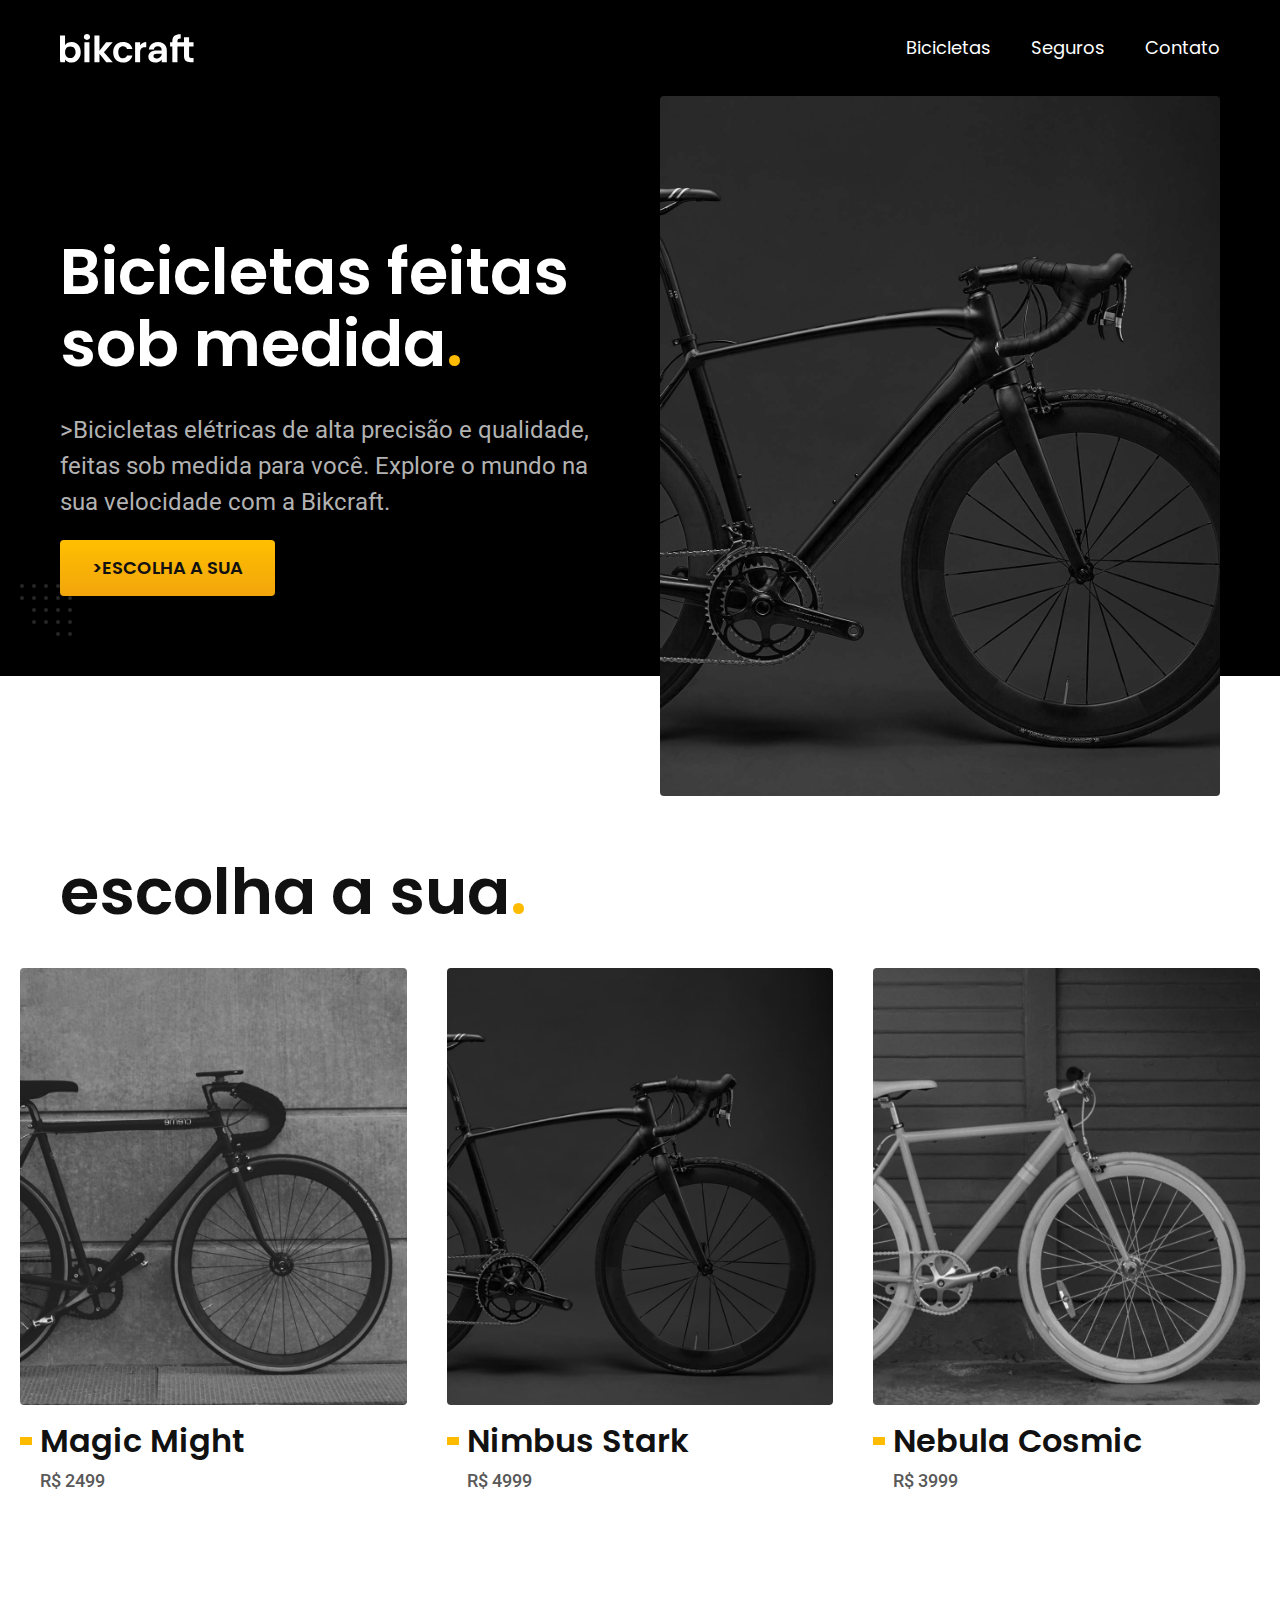
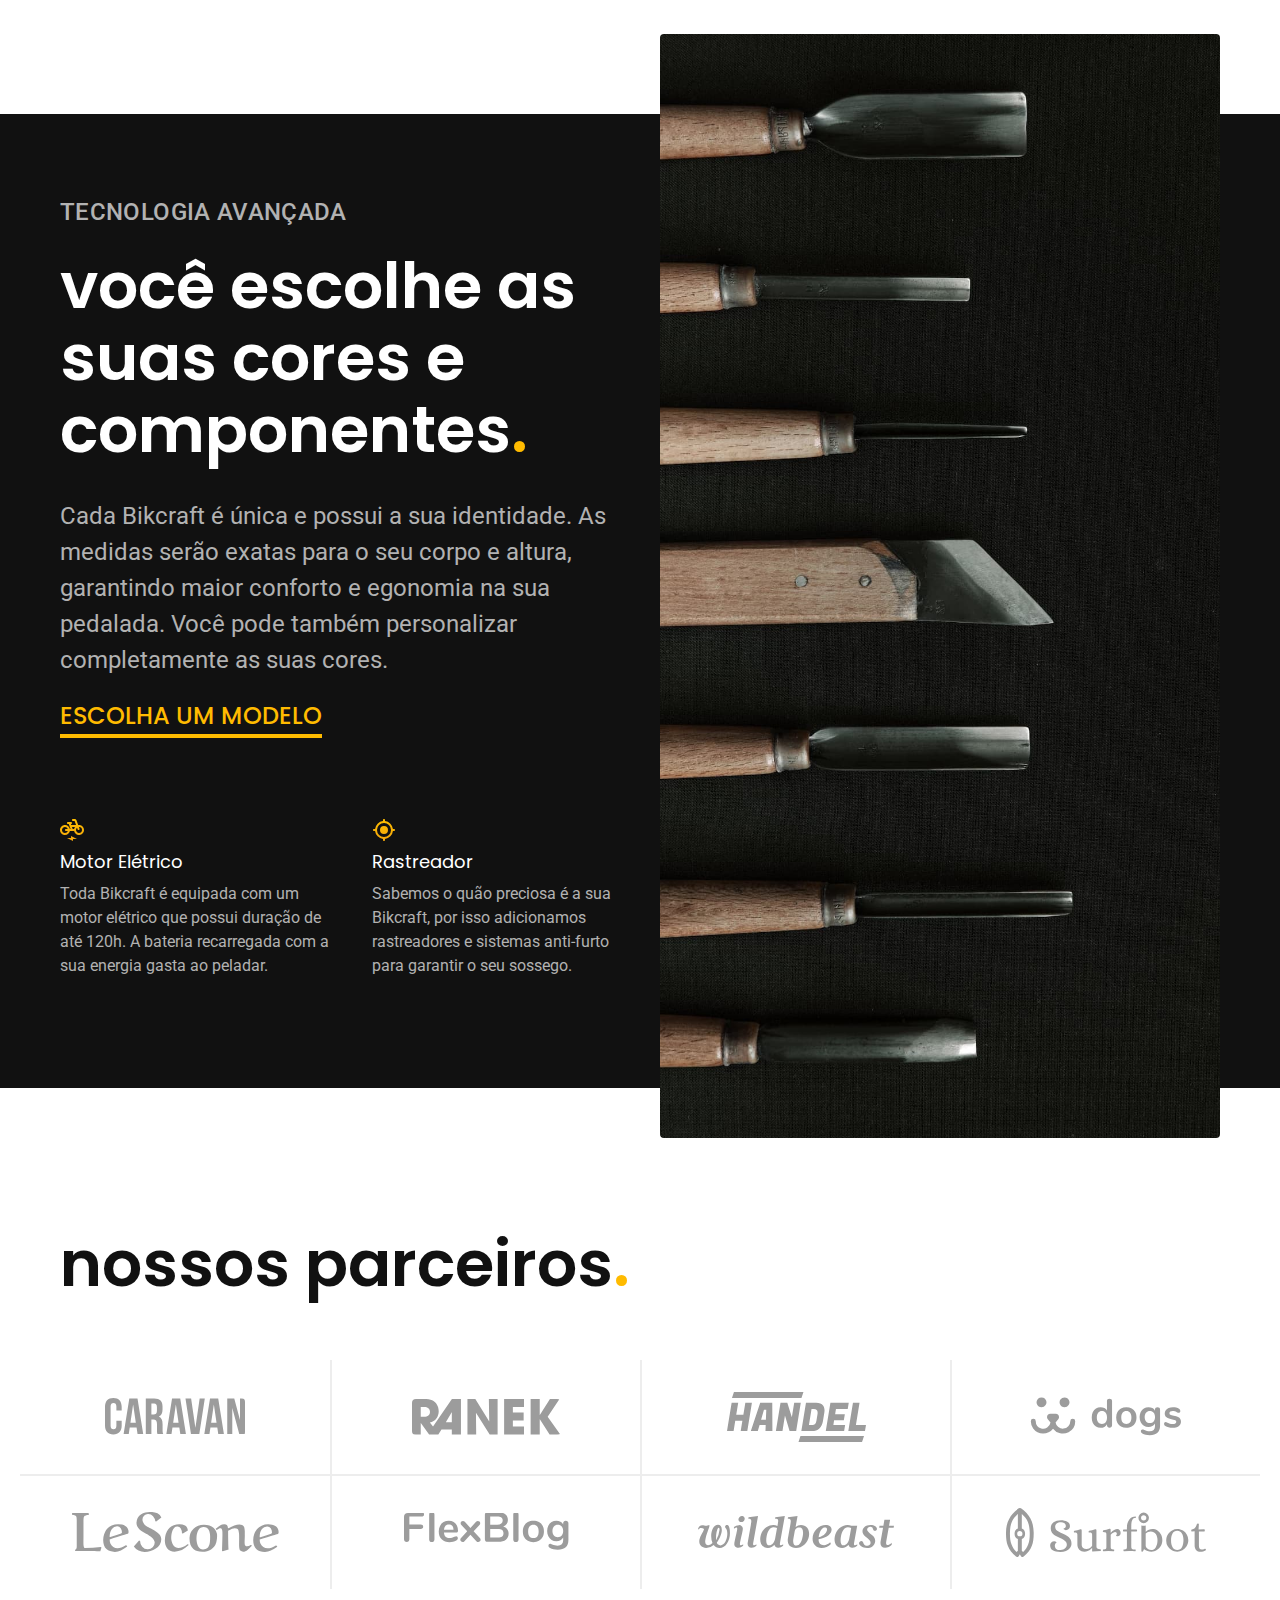
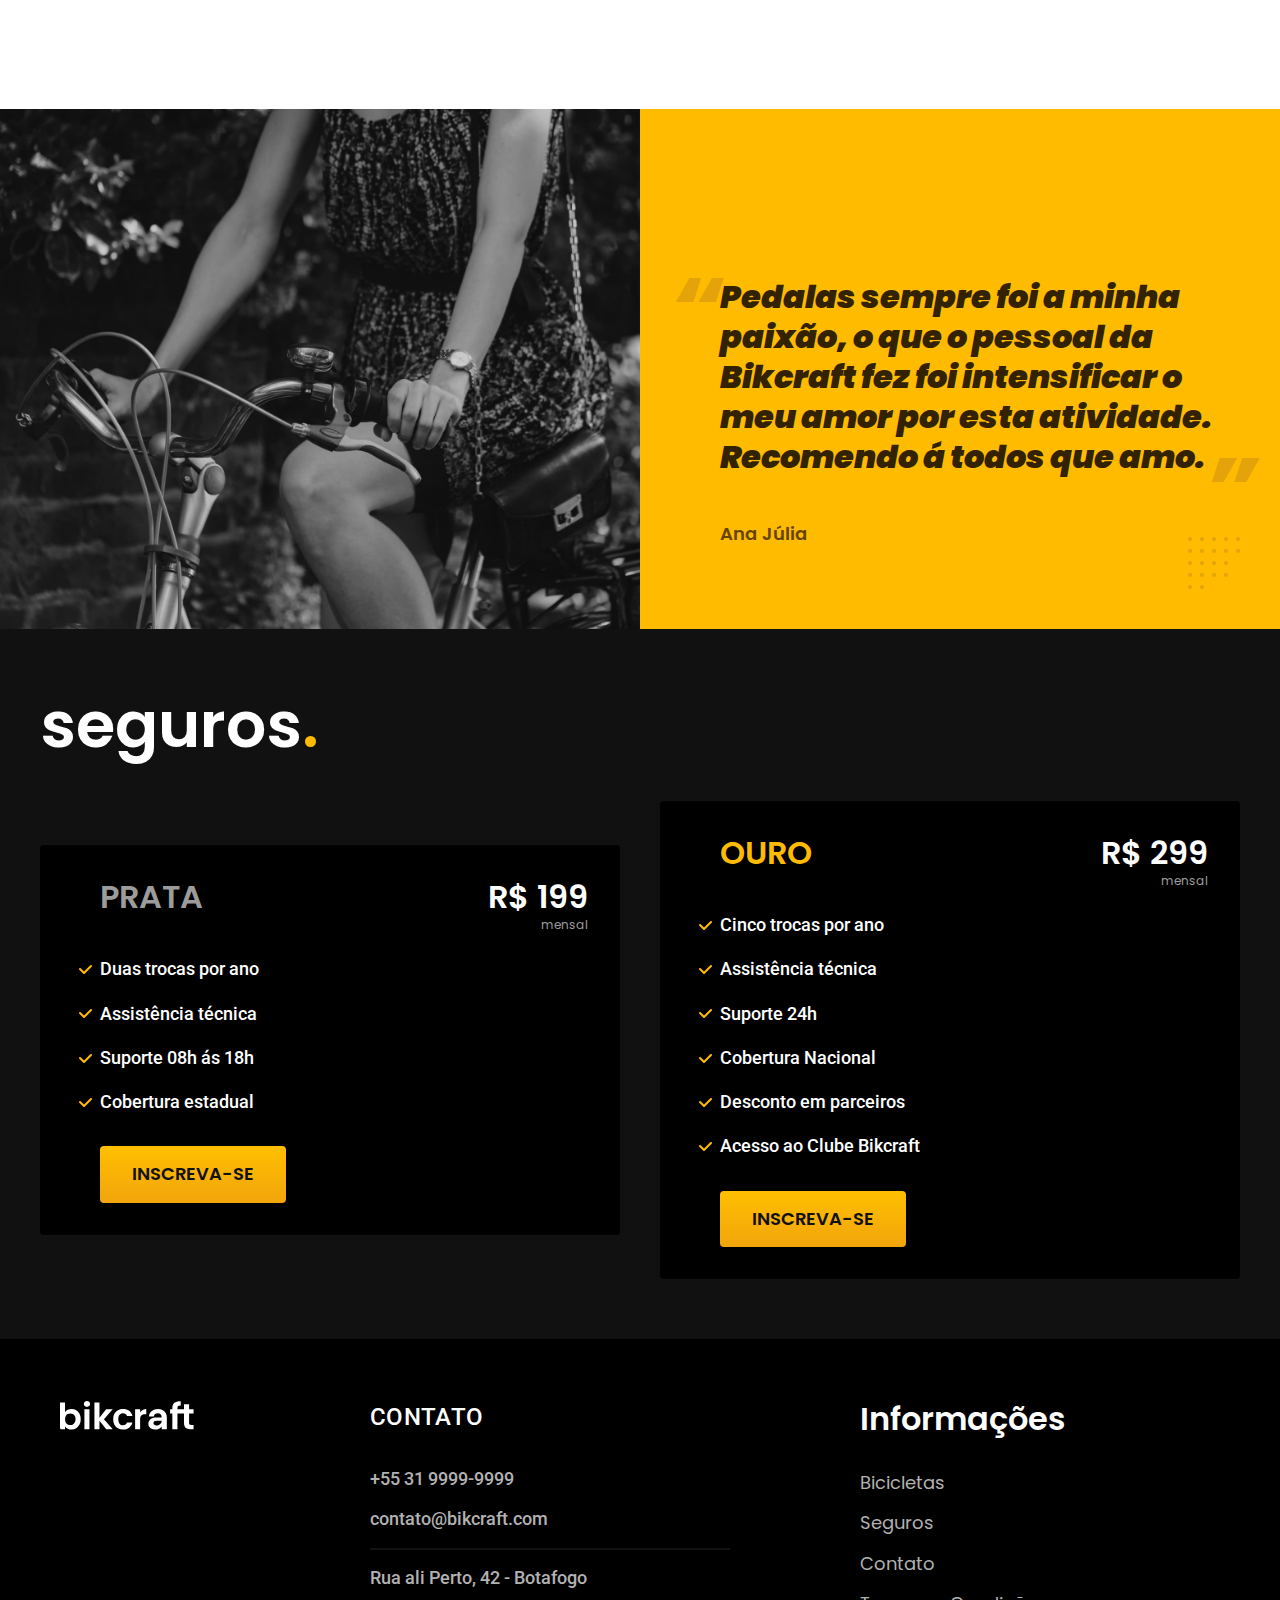
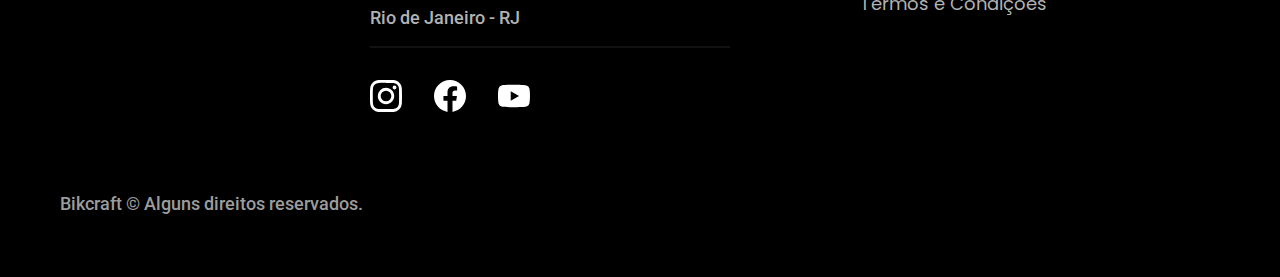
<file: index.html>
<!DOCTYPE html>
<html lang="pt-br">

<head>
  <meta charset="UTF-8">
  <meta http-equiv="X-UA-Compatible" content="IE=edge">
  <meta name="viewport" content="width=device-width, initial-scale=1.0">
  <title>Bikcraft - Bicicletas Elétricas</title>
  <meta name="description" content="Bicicletas elétricas de alta precisão e qualidade, feitas sob medida para você. Explore o mundo na sua velocidade com a Bikcraft.">
  <link rel="icon" href="favicon.svg" type="image/svg+xml">
  <link rel="preload" href="./css/style.min.css" as="style">
  <link rel="stylesheet" href="./css/style.min.css">
  <script>
    document.documentElement.classList.add('js');
  </script>
  <link rel="preconnect" href="https://fonts.googleapis.com">
  <link rel="preconnect" href="https://fonts.gstatic.com" crossorigin>
  <link href="https://fonts.googleapis.com/css2?family=Poppins:wght@400;600&family=Roboto:wght@400;500&display=swap" rel="stylesheet">
</head>

<body id="home">

  <header class="header-bg">
    <div class="header container">
      <a href="./">
        <img src="./img/bikcraft.svg" width="136" height="32" alt="Bikcraft">
      </a>
      <nav aria-label="primaria">
        <ul class="header-menu font-1-m cor-0">
          <li><a href="./bicicletas.html">Bicicletas</a></li>
          <li><a href="./seguros.html">Seguros</a></li>
          <li><a href="./contato.html">Contato</a></li>
        </ul>
      </nav>
    </div>
  </header>

  <main class="introducao-bg">
    <div class="introducao container">
      <div class="introducao-conteudo">
        <h1 class="font-1-xxl cor-0 fadeInDown"  data-anime="200">Bicicletas feitas sob medida<span class="cor-p1">.</span></h1>
        <p class="font-2-l cor-5 fadeInDown"  data-anime="400">>Bicicletas elétricas de alta precisão e qualidade, feitas sob medida para você. Explore o mundo na sua velocidade com a Bikcraft.</p>
        <a class="botao fadeInDown" href="./bicicletas.html"  data-anime="600">>Escolha a sua</a>
      </div>
      <picture>
        <source media="(max-width: 800px)" srcset="./img/bicicletas/nimbus.jpg">
        <img src="./img/fotos/introducao.jpg" width="1280" height="1660" alt="Bicicleta elétrica preta">
      </picture>
    </div>
  </main>

  <article class="bicicletas-lista">
    <h2 class="container font-1-xxl">escolha a sua<span class="cor-p1">.</span></h2>
    <ul>
      <li>
        <a href="./bicicletas/magic.html">
          <img src="./img/bicicletas/magic-home.jpg" alt="Bicicleta preta">
          <h3 class="font-1-xl">Magic Might</h3>
          <span class="font-2-m cor-8">R$ 2499</span>
        </a>
      </li>
      <li>
        <a href="./bicicletas/nimbus.html">
          <img src="./img/bicicletas/nimbus-home.jpg" alt="Bicicleta preta">
          <h3 class="font-1-xl">Nimbus Stark</h3>
          <span class="font-2-m cor-8">R$ 4999</span>
        </a>
      </li>
      <li>
        <a href="./bicicletas/nebula.html">
          <img src="./img/bicicletas/nebula-home.jpg" alt="Bicicleta preta">
          <h3 class="font-1-xl">Nebula Cosmic</h3>
          <span class="font-2-m cor-8">R$ 3999</span>
        </a>
      </li>
    </ul>
  </article>

  <article class="tecnologia-bg">
    <div class="tecnologia container">
      <div class="tecnologia-conteudo">
        <span class="font-2-l-b cor-5">Tecnologia Avançada</span>
        <h2 class="font-1-xxl cor-0">você escolhe as suas cores e componentes<span class="cor-p1">.</span></h2>
        <p class="font-2-l cor-5">Cada Bikcraft é única e possui a sua identidade. As medidas serão exatas para o seu corpo e altura, garantindo maior conforto e egonomia na sua pedalada. Você pode também personalizar completamente as suas cores.</p>
        <a class="link" href="./bicicletas.html">Escolha um modelo</a>
        <div class="tecnologia-vantagens">
          <div class="">
            <img src="./img/icones/eletrica.svg" alt="Icone Decorativo">
            <h3 class="font-1-m cor-0">Motor Elétrico</h3>
            <p class="font-2-s cor-5">Toda Bikcraft é equipada com um motor elétrico que possui duração de até 120h. A bateria recarregada com a sua energia gasta ao peladar.</p>
          </div>
          <div>
            <img src="./img/icones/rastreador.svg" alt="Icone Decorativo">
            <h3 class="font-1-m cor-0">Rastreador</h3>
            <p class="font-2-s cor-5">Sabemos o quão preciosa é a sua Bikcraft, por isso adicionamos rastreadores e sistemas anti-furto para garantir o seu sossego.</p>
          </div>
        </div>
      </div>

      <div class="tecnologia-img">
        <img src="./img/fotos/tecnologia.jpg" alt="Imagem Decorativa">
      </div>
    </div>
  </article>

  <section class="parceiros" aria-label="Nossos Parceiros">
    <h2 class="container font-1-xxl">nossos parceiros<span class="cor-p1">.</span></h2>

    <ul class="parceiros-lista">
      <li><img src="./img/parceiros/caravan.svg" alt="caravan"></li>
      <li><img src="./img/parceiros/ranek.svg" alt="ranek"></li>
      <li><img src="./img/parceiros/handel.svg" alt="handel"></li>
      <li><img src="./img/parceiros/dogs.svg" alt="dogs"></li>
      <li><img src="./img/parceiros/lescone.svg" alt="lescone"></li>
      <li><img src="./img/parceiros/flexblog.svg" alt="flexblog"></li>
      <li><img src="./img/parceiros/wildbeast.svg" alt="wildbeast"></li>
      <li><img src="./img/parceiros/surfbot.svg" alt="surfbot"></li>
    </ul>
  </section>

  <section class="depoimento" aria-label="Depoimento">
    <div>
      <img src="./img/fotos/depoimento.jpg" alt="Pessoa pedalando uma bicicleta Bikcraft">
    </div>
    <div class="depoimento-conteudo">
      <blockquote class="font-1-xl cor-p5">
        <p>Pedalas sempre foi a minha paixão, o que o pessoal da Bikcraft fez foi intensificar o meu amor por esta atividade.
          Recomendo á todos que amo.</p>
        <span class="font-1-m-b cor-p4">Ana Júlia</span>
      </blockquote>
    </div>
  </section>

  <article class="seguros-bg">
    <div class="seguros container">
      <h2 class="font-1-xxl cor-0">seguros<span class="cor-p1">.</span>
      </h2>
      <div class="seguros-item">
        <h3 class="font-1-xl cor-6">Prata</h3>
        <span class="font-1-xl cor-0">R$ 199 <span class="font-1-xs cor-6">mensal</span></span>
        <ul class="font-2-m cor-0">
          <li>Duas trocas por ano</li>
          <li>Assistência técnica</li>
          <li>Suporte 08h ás 18h</li>
          <li>Cobertura estadual</li>
        </ul>
        <a class="botao" href="./orcamento.html?tipo=seguro&produto=prata">Inscreva-se</a>
      </div>
      <div class="seguros-item">
        <h3 class="font-1-xl cor-p1">Ouro</h3>
        <span class="font-1-xl cor-0">R$ 299 <span class="font-1-xs cor-6">mensal</span></span>
        <ul class="font-2-m cor-0">
          <li>Cinco trocas por ano</li>
          <li>Assistência técnica</li>
          <li>Suporte 24h</li>
          <li>Cobertura Nacional</li>
          <li>Desconto em parceiros</li>
          <li>Acesso ao Clube Bikcraft</li>
        </ul>
        <a class="botao" href="./orcamento.html?tipo=seguro&produto=ouro">Inscreva-se</a>
      </div>
    </div>
  </article>

  <footer class="footer-bg">
    <div class="footer container">
      <img src="./img/bikcraft.svg" alt="Bikcraft">
      <div class="footer-contato">
        <h3 class="font-2-l-b cor-0">Contato</h3>
        <ul class="font-2-m cor-5">
          <li><a href="tel:+553199999999">+55 31 9999-9999</a></li>
          <li><a href="mailto:contato@bikcraft.com">contato@bikcraft.com</a></li>
          <li>Rua ali Perto, 42 - Botafogo</li>
          <li>Rio de Janeiro - RJ</li>
        </ul>
        <div class="footer-redes">
          <a href="./">
            <img src="./img/redes/instagram.svg" alt="Insagram">
          </a>
          <a href="./">
            <img src="./img/redes/facebook.svg" alt="Facebook">
          </a>
          <a href="./">
            <img src="./img/redes/youtube.svg" alt="Youtube">
          </a>
        </div>
      </div>
      <div class="footer-informacoes">
        <h3 class="font-1-xl cor-0">Informações</h3>
        <nav>
          <ul class="font-1-m cor-5">
            <li><a href="./bicicletas.html">Bicicletas</a></li>
            <li><a href="./seguros.html">Seguros</a></li>
            <li><a href="./contato.html">Contato</a></li>
            <li><a href="./termos.html">Termos e Condições</a></li>
          </ul>
        </nav>
      </div>
      <p class="footer-copy font-2-m cor-6">Bikcraft © Alguns direitos reservados.</p>
    </div>
  </footer>
  <script src="./js/plugins/simple-anime.js"></script>
  <script src="./js/script.js"></script>
</body>

</html>
</file>
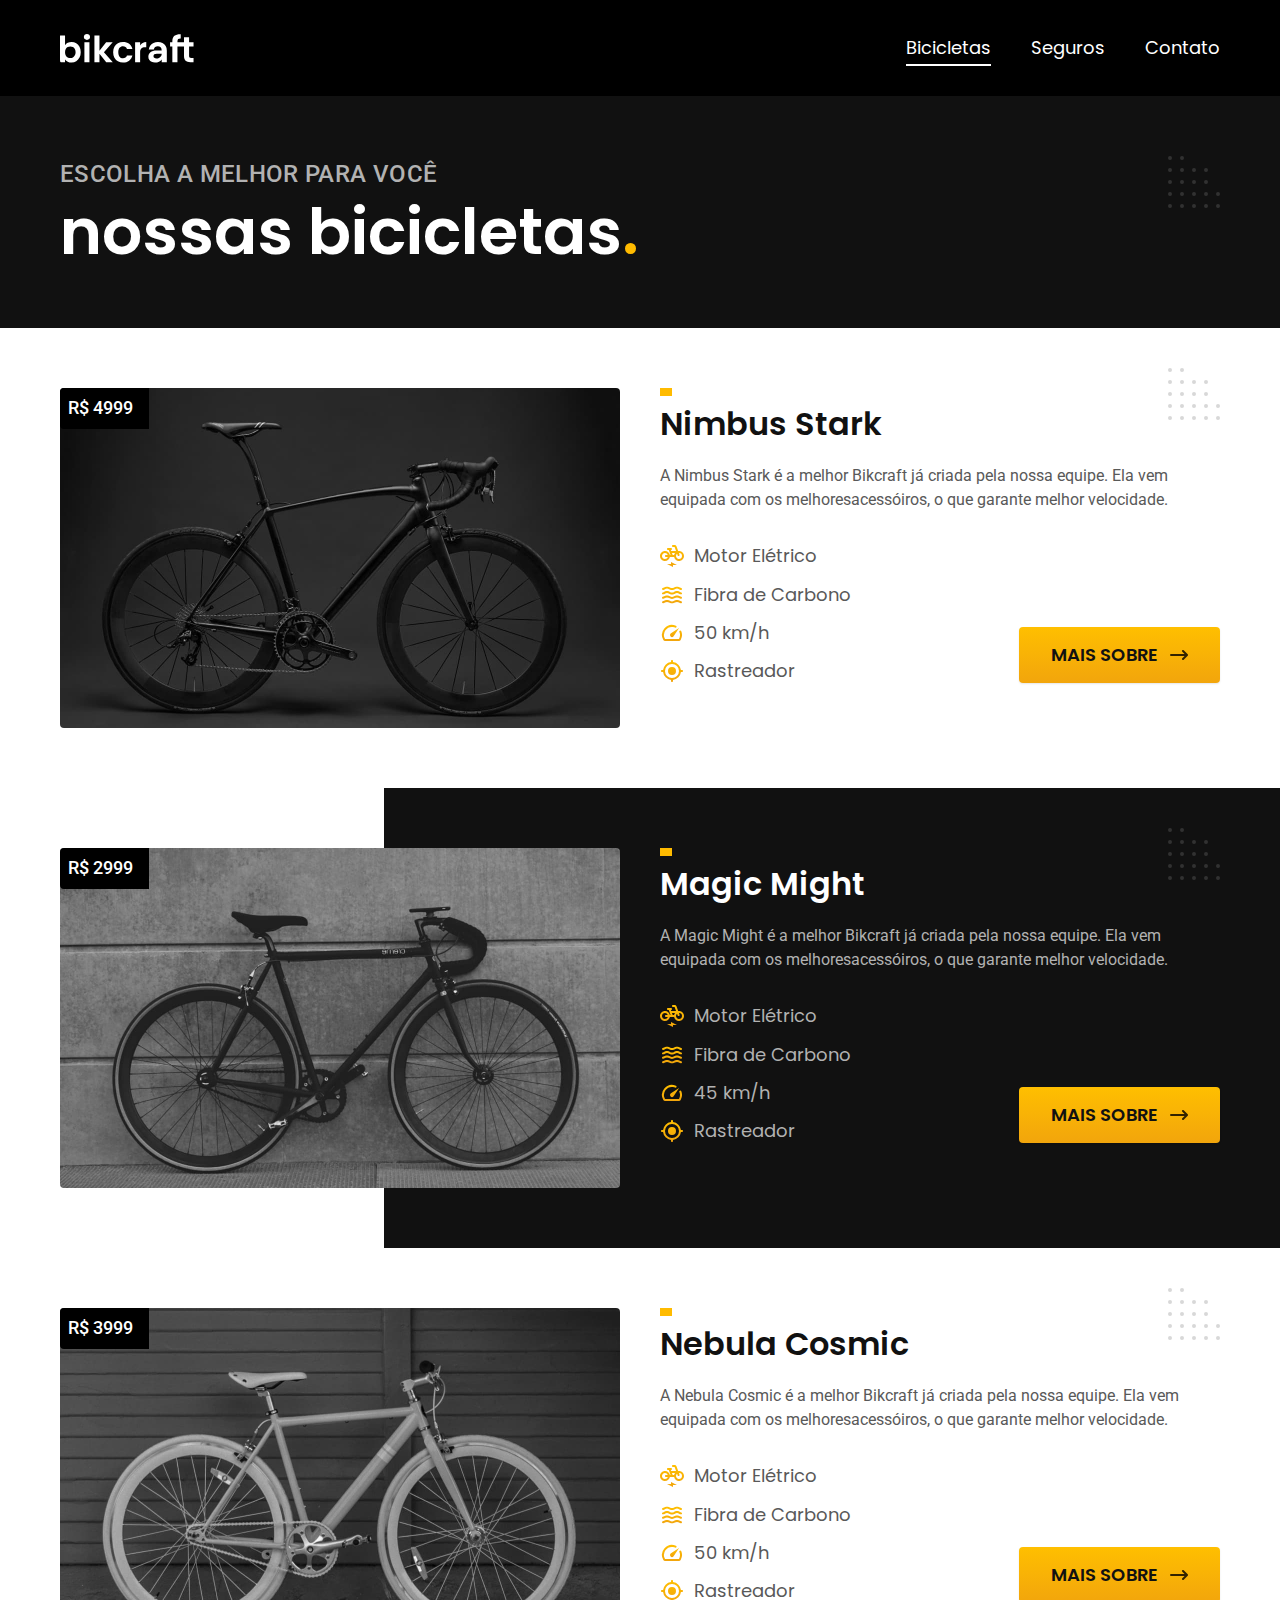
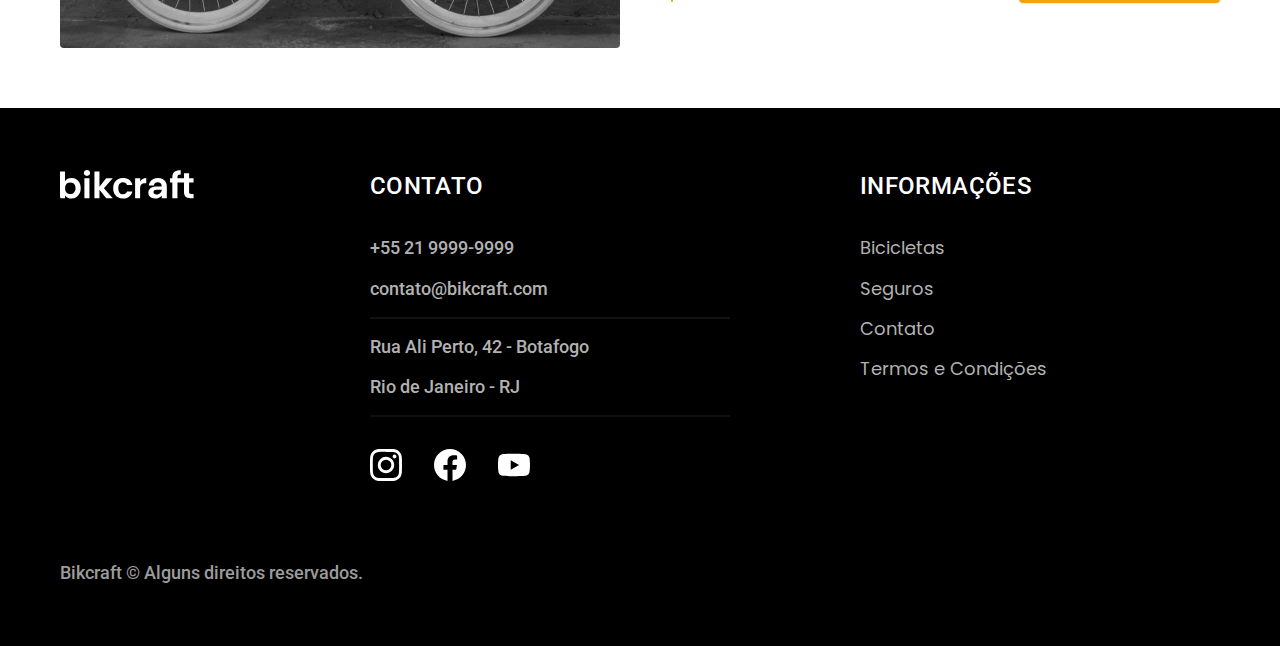
<file: bicicletas.html>
<!DOCTYPE html>
<html lang="pt-br">

<head>
  <meta charset="UTF-8">
  <meta name="viewport" content="width=device-width, initial-scale=1.0">
  <title>Bicicletas| Bikcraft</title>
  <meta name="description" content="Termos e condições.">
  <link rel="icon" href="favicon.svg" type="imgage/svg+xml">
  <link rel="preload" href="./css/style.min.css" as="style">
  <link rel="stylesheet" href="./css/style.min.css">
  <script>
    document.documentElement.classList.add('js');
  </script>
  <link rel="preconnect" href="https://fonts.googleapis.com">
  <link rel="preconnect" href="https://fonts.gstatic.com" crossorigin>
  <link href="https://fonts.googleapis.com/css2?family=Poppins:wght@400;600&family=Roboto:wght@400;500&display=swap" rel="stylesheet">
</head>

<body id="bicicletas">
  <header class="header-bg">
    <div class="header container">
      <a href="./index.html">
        <img src="./img/bikcraft.svg" alt="Bikcraft">
      </a>

      <nav aria-label="primaria">
        <ul class="header-menu font-1-m cor-0">
          <li><a href="./bicicletas.html">Bicicletas</a></li>
          <li><a href="./seguros.html">Seguros</a></li>
          <li><a href="./contato.html">Contato</a></li>
        </ul>
      </nav>
    </div>
  </header>

  <main>
    <div class="titulo-bg">
      <div class="titulo container">
        <p class="font-2-l-b cor-5">Escolha a melhor para você</p>
        <h1 class="font-1-xxl cor-0">nossas bicicletas<span class="cor-p1">.</span></h1>
      </div>
    </div>

    <div>
      <div class="bicicletas container">
        <div class="bicicletas-imagem">
          <img src="./img/bicicletas/nimbus.jpg" alt="BicicletaPreta">
          <span class="font-2-m cor-0">R$ 4999</span>
        </div>
        <div class="bicicletas-conteudo">
        <h2 class="font-1-xl">Nimbus Stark</h2>
        <p class="font-2-s cor-8">A Nimbus Stark é a melhor Bikcraft já criada pela nossa equipe. Ela vem equipada com  os melhoresacessóiros, o que garante melhor velocidade.</p>
      <ul class="font-1-m cor-8">
        <li>
          <img src="./img/icones/eletrica.svg" alt=""> Motor Elétrico
        </li>
        <li>
          <img src="./img/icones/carbono.svg" alt=""> Fibra de Carbono
        </li>
        <li>
          <img src="./img/icones/velocidade.svg" alt=""> 50 km/h
        </li>
        <li>
          <img src="./img/icones/rastreador.svg" alt=""> Rastreador
        </li>
      </ul>  
      <a class="botao seta"  href="./bicicletas/nimbus.html">Mais sobre</a>
      </div>
      </div>
    </div>
    <div class="bicicletas-bg">
      <div class="bicicletas container">
        <div class="bicicletas-imagem">
          <img src="./img/bicicletas/magic.jpg" alt="BicicletaPreta">
          <span class="font-2-m cor-0">R$ 2999</span>
        </div>
        <div class="bicicletas-conteudo">
        <h2 class="font-1-xl cor-0">Magic Might</h2>
        <p class="font-2-s cor-5">A Magic Might é a melhor Bikcraft já criada pela nossa equipe. 
          Ela vem equipada com  os melhoresacessóiros, o que garante melhor velocidade.</p>
      <ul class="font-1-m cor-5">
        <li>
          <img src="./img/icones/eletrica.svg" alt=""> Motor Elétrico
        </li>
        <li>
          <img src="./img/icones/carbono.svg" alt=""> Fibra de Carbono
        </li>
        <li>
          <img src="./img/icones/velocidade.svg" alt=""> 45 km/h
        </li>
        <li>
          <img src="./img/icones/rastreador.svg" alt=""> Rastreador
        </li>
      </ul>  
      <a class="botao seta"  href="./bicicletas/magic.html">Mais sobre</a>
      </div>
      </div>
    </div>
    <div>
      <div class="bicicletas container">
        <div class="bicicletas-imagem">
          <img src="./img/bicicletas/nebula.jpg" alt="BicicletaPreta">
          <span class="font-2-m cor-0">R$ 3999</span>
        </div>
        <div class="bicicletas-conteudo">
        <h2 class="font-1-xl">Nebula Cosmic</h2>
        <p class="font-2-s cor-8">A Nebula Cosmic é a melhor Bikcraft já criada pela nossa equipe. 
          Ela vem equipada com  os melhoresacessóiros, o que garante melhor velocidade.</p>
      <ul class="font-1-m cor-8">
        <li>
          <img src="./img/icones/eletrica.svg" alt=""> Motor Elétrico
        </li>
        <li>
          <img src="./img/icones/carbono.svg" alt=""> Fibra de Carbono
        </li>
        <li>
          <img src="./img/icones/velocidade.svg" alt=""> 50 km/h
        </li>
        <li>
          <img src="./img/icones/rastreador.svg" alt=""> Rastreador
        </li>
      </ul>  
      <a class="botao seta"  href="./bicicletas/nebula.html">Mais sobre</a>
      </div>
      </div>
    </div>
  </main>

  <footer class="footer-bg">
    <div class="footer container">
      <img src="./img/bikcraft.svg" alt="Bikcraft">
      <div class="footer-contato">
        <h3 class="font-2-l-b cor-0">Contato</h3>
        <ul class="font-2-m cor-5">
          <li><a href="tel:+552199999999">+55 21 9999-9999</a></li>
          <li><a href="mailto:contato@bikcraft.com">contato@bikcraft.com</a></li>
          <li>Rua Ali Perto, 42 - Botafogo</li>
          <li>Rio de Janeiro - RJ</li>
        </ul>
        <div class="footer-redes">
          <a href="./">
            <img src="./img/redes/instagram.svg" alt="Instagram">
          </a>
          <a href="./">
            <img src="./img/redes/facebook.svg" alt="Facebook">
          </a>
          <a href="./">
            <img src="./img/redes/youtube.svg" alt="Youtube">
          </a>
        </div>
      </div>
      <div class="footer-informacoes">
        <h3 class="font-2-l-b cor-0">Informações</h3>
        <nav>
          <ul class="font-1-m cor-5">
            <li><a href="./bicicletas.html">Bicicletas</a></li>
            <li><a href="./seguros.html">Seguros</a></li>
            <li><a href="./contato.html">Contato</a></li>
            <li><a href="./termos.html">Termos e Condições</a></li>
          </ul>
        </nav>
      </div>
      <p class="footer-copy font-2-m cor-6">Bikcraft © Alguns direitos reservados.</p>
    </div>
  </footer>
  <script src="./js/script.js"></script>
</body>

</html>
</file>
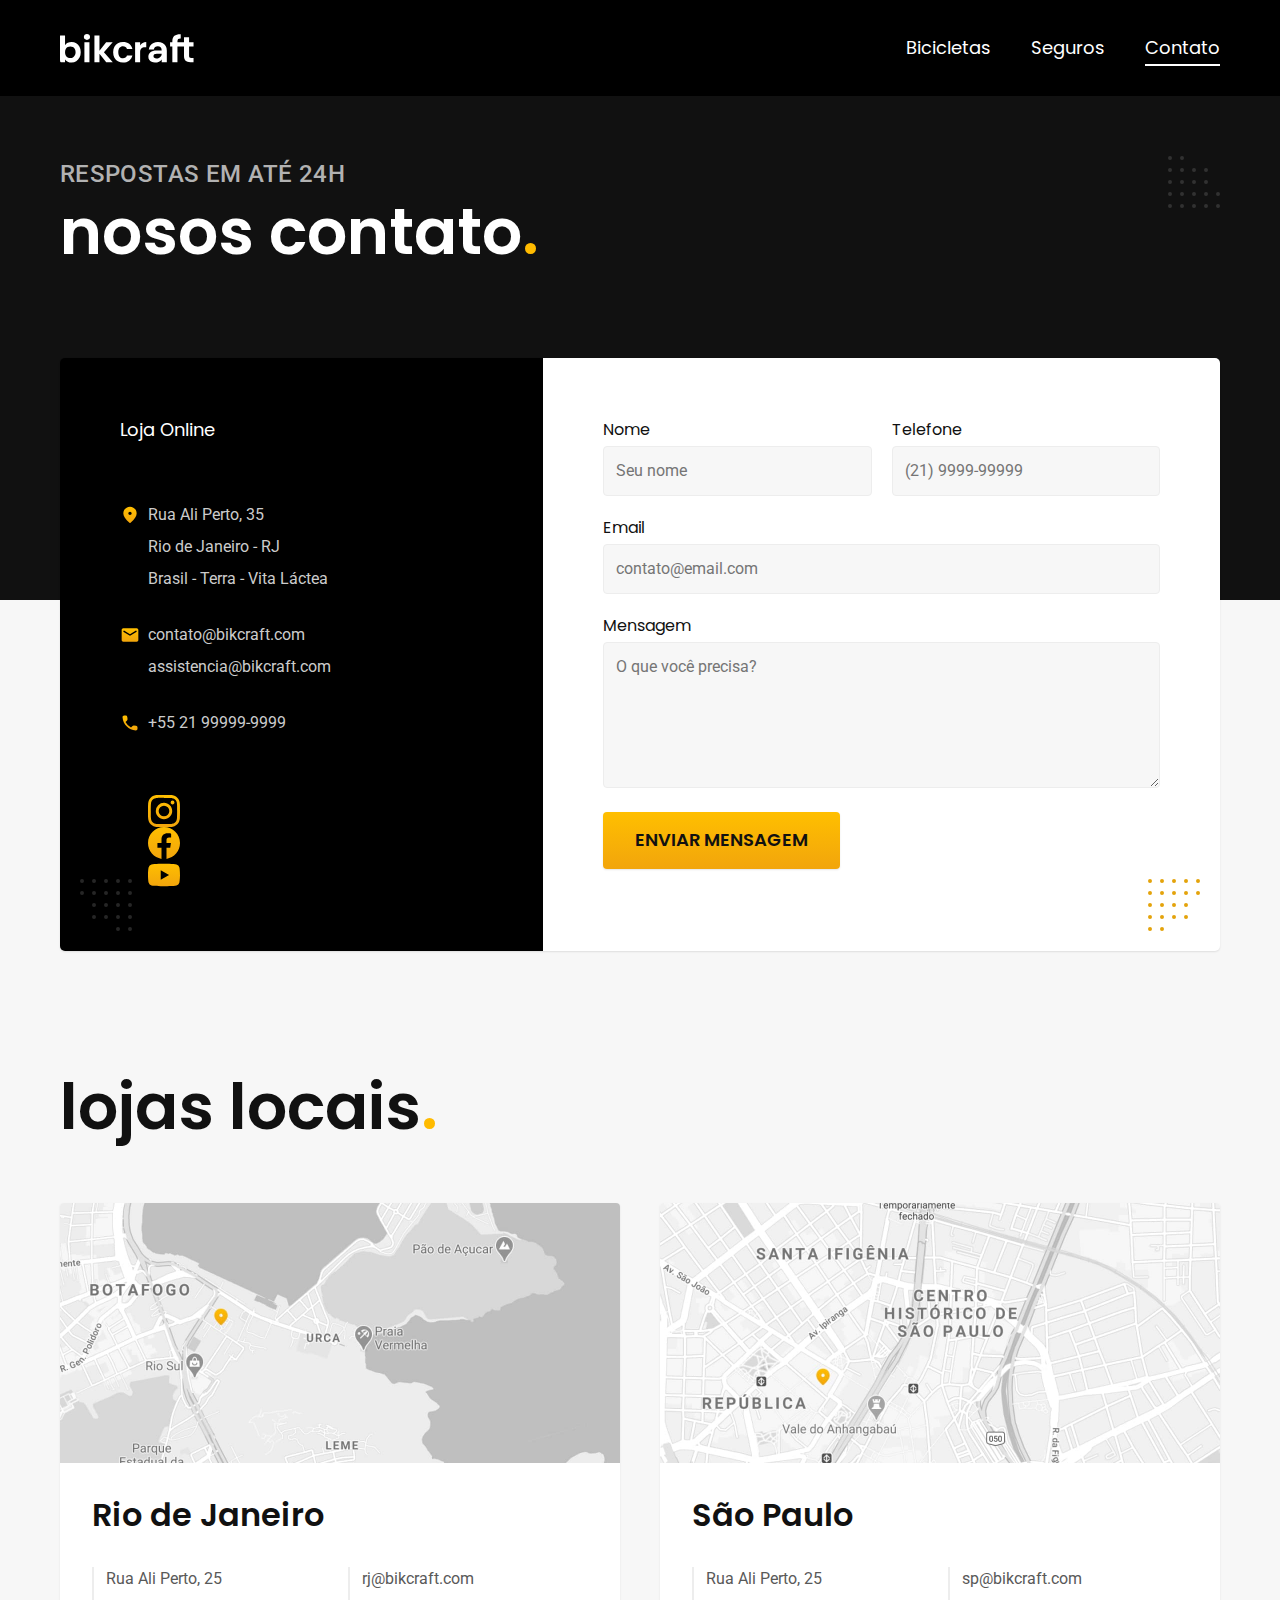
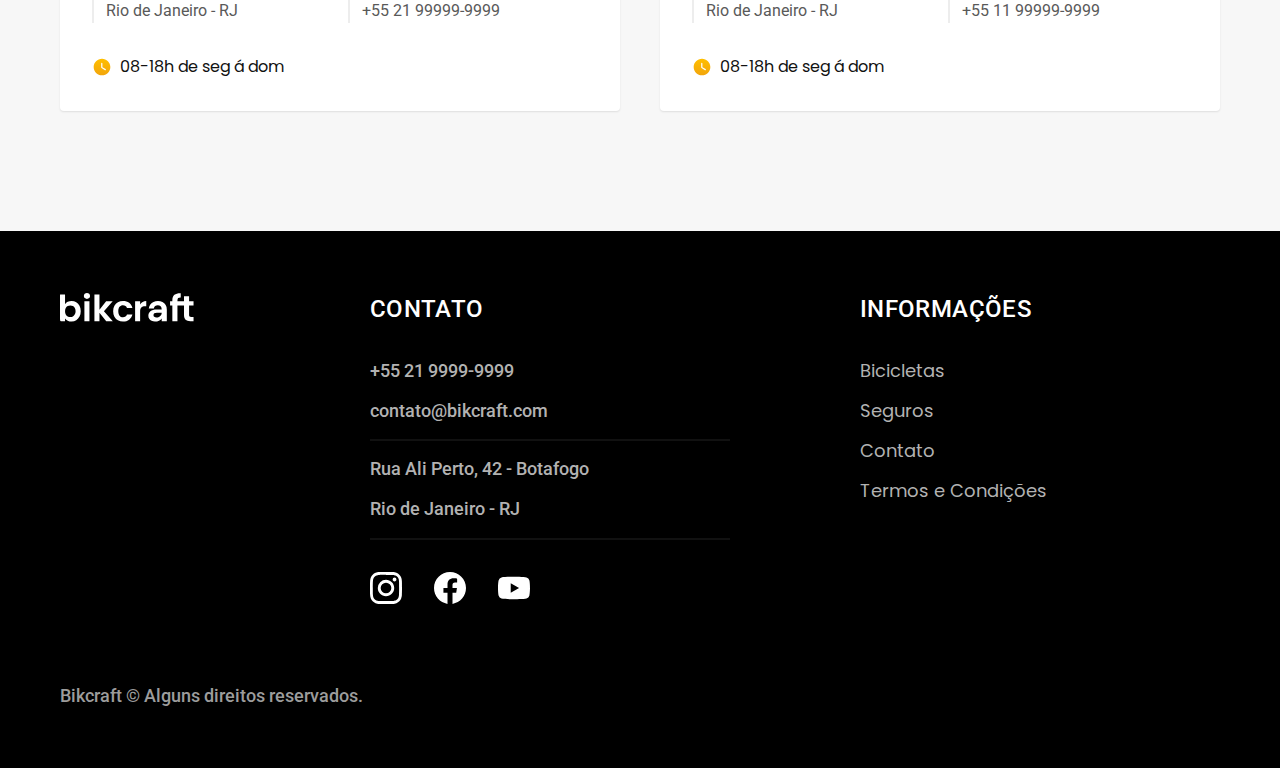
<file: contato.html>
<!DOCTYPE html>
<html lang="pt-br">

<head>
  <meta charset="UTF-8">
  <meta name="viewport" content="width=device-width, initial-scale=1.0">
  <title>Contato | Bikcraft</title>
  <meta name="description" content="Termos e condições.">
  <link rel="icon" href="favicon.svg" type="image/svg+xml">
  <link rel="preload" href="./css/style.min.css" as="style">
  <link rel="stylesheet" href="./css/style.min.css">
  <script>
    document.documentElement.classList.add('js');
  </script>
  <link rel="preconnect" href="https://fonts.googleapis.com">
  <link rel="preconnect" href="https://fonts.gstatic.com" crossorigin>
  <link href="https://fonts.googleapis.com/css2?family=Poppins:wght@400;600&family=Roboto:wght@400;500&display=swap" rel="stylesheet">
</head>

<body id="contato">
  <header class="header-bg">
    <div class="header container">
      <a href="./index.html">
        <img src="./img/bikcraft.svg" alt="Bikcraft">
      </a>

      <nav aria-label="primaria">
        <ul class="header-menu font-1-m cor-0">
          <li><a href="./bicicletas.html">Bicicletas</a></li>
          <li><a href="./seguros.html">Seguros</a></li>
          <li><a href="./contato.html">Contato</a></li>
        </ul>
      </nav>
    </div>
  </header>

  <main>
    <div class="titulo-bg">
      <div class="titulo container">
        <p class="font-2-l-b cor-5">Respostas em até 24h</p>
        <h1 class="font-1-xxl cor-0">nosos contato<span class="cor-p1">.</span></h1>
      </div>
    </div>

    <div class="contato container">
      <section class="contato-dados" aria-label="Endereço">
        <h2 class="font-1-m cor-0">Loja Online</h2>
        <div class="contato-endereco font-2-s cor-4">
          <p>Rua Ali Perto, 35</p>
          <p>Rio de Janeiro - RJ</p>
          <p>Brasil - Terra - Vita Láctea</p>
        </div>
        <address class="contato-meios font-2-s cor-4">
          <a href="mailto:contato@bikcraft.com">contato@bikcraft.com</a>
          <a href="mailto:assistencia@bikcraft.com">assistencia@bikcraft.com</a>
          <a href="tel:+552199999999">+55 21 99999-9999</a>
        </address>

        <div class="contato-redes">
          <a href="./">
            <img src="./img/redes/instagram-p.svg" alt="Instagram">
          </a>
          <a href="./">
            <img src="./img/redes/facebook-p.svg" alt="Facebook">
          </a>
          <a href="./">
            <img src="./img/redes/youtube-p.svg" alt="Youtube">
          </a>
        </div>
      </section>

      <section class="contato-formulario" aria-label="Formulário">
        <form class="form" action="./contato.html">
          <div>
            <label for="nome">Nome</label>
            <input type="text" id="nome" name="nome" placeholder="Seu nome">
          </div>
          <div>
            <label for="telefone">Telefone</label>
            <input type="text" id="nome" name="telefone" placeholder="(21) 9999-99999">
          </div>
          <div class="col-2">
            <label for="email">Email</label>
            <input type="email" id="email" name="email" placeholder="contato@email.com"  required>
          </div>
          <div class="col-2">
            <label for="mensagem">Mensagem</label>
            <textarea rows=5 type="mensagem" id="mensagem" name="mensagem" placeholder="O que você precisa?"></textarea>
          </div>
          <button class="botao col-2">Enviar mensagem</button>
        </form>
      </section>
    </div>

  </main>

  <article class="lojas container">
    <h2 class="font-1-xxl">lojas locais<span class="cor-p1">.</span></h2>
    <div class="lojas-item">
      <img src="./img/lojas/rj.jpg" alt="mapa marcando o endereço em Rua Ali Perto,25 - Rio de Janeiro - RJ">
      <div class="lojas-conteudo">
        <h3 class="font-1-xl">Rio de Janeiro</h3>
        <div class="lojas-dados font-2-s cor-8">
          <p>Rua Ali Perto, 25</p>
          <p>Rio de Janeiro - RJ</p>
        </div>
        <div class="lojas-dados font-2-s cor-8">
          <a href="mailto:rj@bikcraft.com">rj@bikcraft.com</a>
          <a href="tel:+552199999999">+55 21 99999-9999</a>
        </div>
        <p class="lojas-tempo font-1-s"><img src="./img/icones/horario.svg" alt="">08-18h de seg á dom</p>
      </div>
    </div>
    <div class="lojas-item">
      <img src="./img/lojas/sp.jpg" alt="mapa marcando o endereço em Rua Ali Perto,25 - São Paulo - SP">
      <div class="lojas-conteudo">
        <h3 class="font-1-xl">São Paulo</h3>
        <div class="lojas-dados font-2-s cor-8">
          <p>Rua Ali Perto, 25</p>
          <p>Rio de Janeiro - RJ</p>
        </div>
        <div class="lojas-dados font-2-s cor-8">
          <a href="mailto:sp@bikcraft.com">sp@bikcraft.com</a>
          <a href="tel:+552199999999">+55 11 99999-9999</a>
        </div>
        <p class="lojas-tempo font-1-s"><img src="./img/icones/horario.svg" alt="">08-18h de seg á dom</p>
      </div>
    </div>
  </article>

  <footer class="footer-bg">
    <div class="footer container">
      <img src="./img/bikcraft.svg" alt="Bikcraft">
      <div class="footer-contato">
        <h3 class="font-2-l-b cor-0">Contato</h3>
        <ul class="font-2-m cor-5">
          <li><a href="tel:+552199999999">+55 21 9999-9999</a></li>
          <li><a href="mailto:contato@bikcraft.com">contato@bikcraft.com</a></li>
          <li>Rua Ali Perto, 42 - Botafogo</li>
          <li>Rio de Janeiro - RJ</li>
        </ul>
        <div class="footer-redes">
          <a href="./">
            <img src="./img/redes/instagram.svg" alt="Instagram">
          </a>
          <a href="./">
            <img src="./img/redes/facebook.svg" alt="Facebook">
          </a>
          <a href="./">
            <img src="./img/redes/youtube.svg" alt="Youtube">
          </a>
        </div>
      </div>
      <div class="footer-informacoes">
        <h3 class="font-2-l-b cor-0">Informações</h3>
        <nav>
          <ul class="font-1-m cor-5">
            <li><a href="./bicicletas.html">Bicicletas</a></li>
            <li><a href="./seguros.html">Seguros</a></li>
            <li><a href="./contato.html">Contato</a></li>
            <li><a href="./termos.html">Termos e Condições</a></li>
          </ul>
        </nav>
      </div>
      <p class="footer-copy font-2-m cor-6">Bikcraft © Alguns direitos reservados.</p>
    </div>
  </footer>
  <script src="./js/script.js"></script>
</body>

</html>
</file>
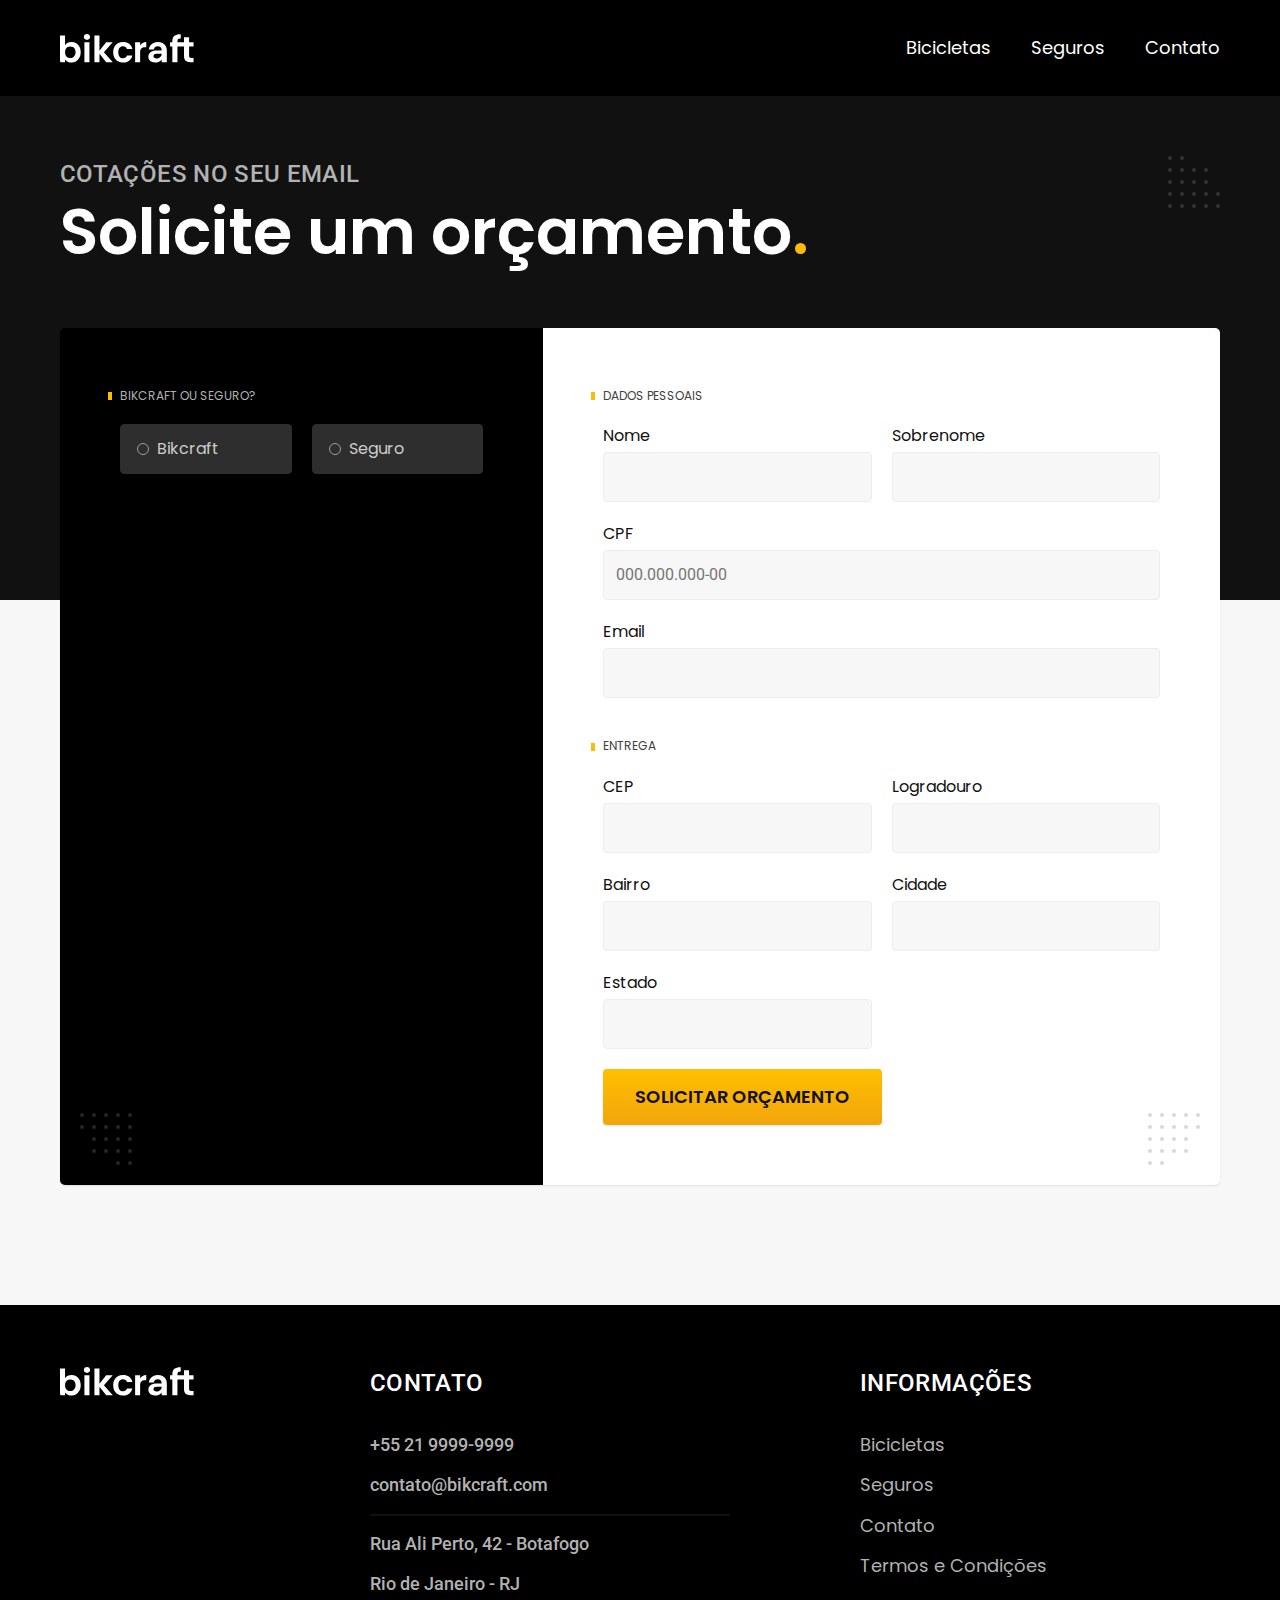
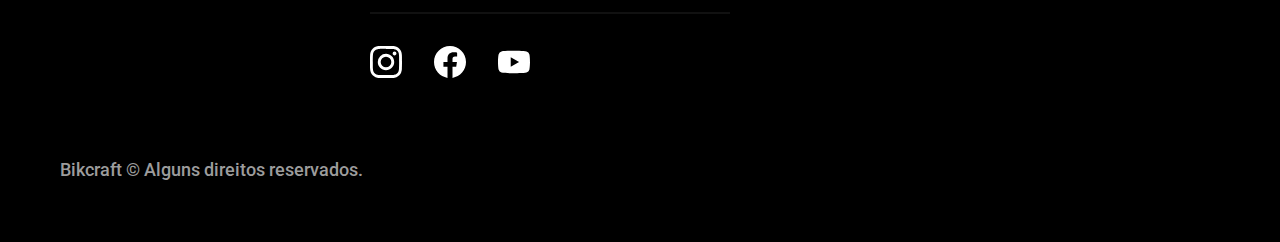
<file: orcamento.html>
<!DOCTYPE html>
<html lang="pt-br">

<head>
  <meta charset="UTF-8">
  <meta name="viewport" content="width=device-width, initial-scale=1.0">
  <title>Orçamento | Bikcraft</title>
  <meta name="description" content="Termos e condições.">
  <link rel="icon" href="favicon.svg" type="image/svg+xml">
  <link rel="preload" href="./css/style.min.css" as="style">
  <link rel="stylesheet" href="./css/style.min.css">
  <script>
    document.documentElement.classList.add('js');
  </script>
  <link rel="preconnect" href="https://fonts.googleapis.com">
  <link rel="preconnect" href="https://fonts.gstatic.com" crossorigin>
  <link href="https://fonts.googleapis.com/css2?family=Poppins:wght@400;600&family=Roboto:wght@400;500&display=swap" rel="stylesheet">
</head>

<body id="orcamento">
  <header class="header-bg">
    <div class="header container">
      <a href="./">
        <img src="./img/bikcraft.svg" alt="Bikcraft">
      </a>

      <nav aria-label="primaria">
        <ul class="header-menu font-1-m cor-0">
          <li><a href="./bicicletas.html">Bicicletas</a></li>
          <li><a href="./seguros.html">Seguros</a></li>
          <li><a href="./contato.html">Contato</a></li>
        </ul>
      </nav>
    </div>
  </header>

  <main>
    <div class="titulo-bg">
      <div class="titulo container">
        <p class="font-2-l-b cor-5">Cotações no seu email</p>
        <h1 class="font-1-xxl cor-0">Solicite um orçamento<span class="cor-p1">.</span></h1>
      </div>
    </div>

    <form class="orcamento container" action="./">
      <div class="orcamento-produto">
        <h2 class="font-1-xs cor-5">Bikcraft ou Seguro?</h2>

        <input type="radio" name="tipo" value="bikcraft" id="bikcraft">
        <label for="bikcraft">Bikcraft</label>

        <input type="radio" name="tipo" value="seguro" id="seguro">
        <label for="seguro">Seguro</label>

        <div class="orcamento-conteudo" id="orcamento-bikcraft">
          <h2 class="font-1-xs cor-5">Escolha a sua</h2>

        <input type="radio" name="produto" value="nimbus" id="nimbus">
        <label for="nimbus">Nimbus Stark <span>R$ 4999</span></label>
        <div class="orcamento-detalhes">
          <ul class="font-1-xs cor-8">
            <li><img src="./img/icones/eletrica.svg" alt="">Motor Elétrico</li>
            <li><img src="./img/icones/carbono.svg" alt="">Fibra de Carbono</li>
            <li><img src="./img/icones/velocidade.svg" alt="">50 km/h</li>
            <li><img src="./img/icones/rastreador.svg" alt="">Rastrador</li>
          </ul>
          <img src="./img/bicicletas/nimbus.jpg" alt="Bicicleta Preta">
        </div>

        <input type="radio" name="produto" value="magic" id="magic">
        <label for="magic">Magic Might <span>R$ 2499</span></label>
        <div class="orcamento-detalhes">
          <ul class="font-1-xs cor-8">
            <li><img src="./img/icones/eletrica.svg" alt="">Motor Elétrico</li>
            <li><img src="./img/icones/carbono.svg" alt="">Fibra de Carbono</li>
            <li><img src="./img/icones/velocidade.svg" alt="">45 km/h</li>
            <li><img src="./img/icones/rastreador.svg" alt="">Rastrador</li>
          </ul>
          <img src="./img/bicicletas/magic.jpg" alt="Bicicleta Preta">
        </div>

        <input type="radio" name="produto" value="nebula" id="nebula">
        <label for="nebula">Nebula Cosmic <span>R$ 3999</span></label>
        <div class="orcamento-detalhes">
          <ul class="font-1-xs cor-8">
            <li><img src="./img/icones/eletrica.svg" alt="">Motor Elétrico</li>
            <li><img src="./img/icones/carbono.svg" alt="">Fibra de Carbono</li>
            <li><img src="./img/icones/velocidade.svg" alt="">40 km/h</li>
            <li><img src="./img/icones/rastreador.svg" alt="">Rastrador</li>
          </ul>
          <img src="./img/bicicletas/nebula.jpg" alt="Bicicleta Branca">
        </div>
        </div>

        <div class="orcamento-conteudo" id="orcamento-seguro">
          <h2 class="font-1-xs cor-5">Escolha o plano</h2>

          <input type="radio" name="produto" value="prata" id="prata">
          <label for="prata">Prata <span>R$ 199</span></label>

          <input type="radio" name="produto" value="ouro" id="ouro">
          <label for="ouro">Ouro <span>R$ 299</span></label>
        </div>

      </div>
      <div class="orcamento-dados form">
        <h2 class="font-1-xs cor-9 col-2">dados pessoais</h2>
        <div>
          <label for="nome">Nome</label>
          <input type="text" id="nome" name="nome">
        </div>
        <div>
          <label for="sobrenome">Sobrenome</label>
          <input type="text" id="sobrenome" name="sobrenome">
        </div>
        <div class="col-2">
          <label for="cpf">CPF</label>
          <input type="text" id="cpf" name="cpf" placeholder="000.000.000-00">
        </div>
        <div class="col-2">
          <label for="email">Email</label>
          <input type="email" id="email" name="email">
        </div>
        <h2 class="font-1-xs cor-9 col-2">entrega</h2>
        <div>
          <label for="cep">CEP</label>
          <input type="text" id="cep" name="cep">
        </div>
        <div>
          <label for="logradouro">Logradouro</label>
          <input type="text" id="logradouro" name="logradouro">
        </div>
        <div>
          <label for="bairro">Bairro</label>
          <input type="text" id="bairro" name="bairro">
        </div>
        <div>
          <label for="cidade">Cidade</label>
          <input type="text" id="cidade" name="cidade">
        </div>
        <div>
          <label for="estado">Estado</label>
          <input type="text" id="estado" name="estado">
        </div>
        <button class="botao col-2">Solicitar Orçamento</button>
      </div>
    </form>
  </main>

  <footer class="footer-bg">
    <div class="footer container">
      <img src="./img/bikcraft.svg" alt="Bikcraft">
      <div class="footer-contato">
        <h3 class="font-2-l-b cor-0">Contato</h3>
        <ul class="font-2-m cor-5">
          <li><a href="tel:+552199999999">+55 21 9999-9999</a></li>
          <li><a href="mailto:contato@bikcraft.com">contato@bikcraft.com</a></li>
          <li>Rua Ali Perto, 42 - Botafogo</li>
          <li>Rio de Janeiro - RJ</li>
        </ul>
        <div class="footer-redes">
          <a href="./">
            <img src="./img/redes/instagram.svg" alt="Instagram">
          </a>
          <a href="./">
            <img src="./img/redes/facebook.svg" alt="Facebook">
          </a>
          <a href="./">
            <img src="./img/redes/youtube.svg" alt="Youtube">
          </a>
        </div>
      </div>
      <div class="footer-informacoes">
        <h3 class="font-2-l-b cor-0">Informações</h3>
        <nav>
          <ul class="font-1-m cor-5">
            <li><a href="./bicicletas.html">Bicicletas</a></li>
            <li><a href="./seguros.html">Seguros</a></li>
            <li><a href="./contato.html">Contato</a></li>
            <li><a href="./termos.html">Termos e Condições</a></li>
          </ul>
        </nav>
      </div>
      <p class="footer-copy font-2-m cor-6">Bikcraft © Alguns direitos reservados.</p>
    </div>
  </footer>
  <script src="./js/script.js"></script>
</body>

</html>
</file>
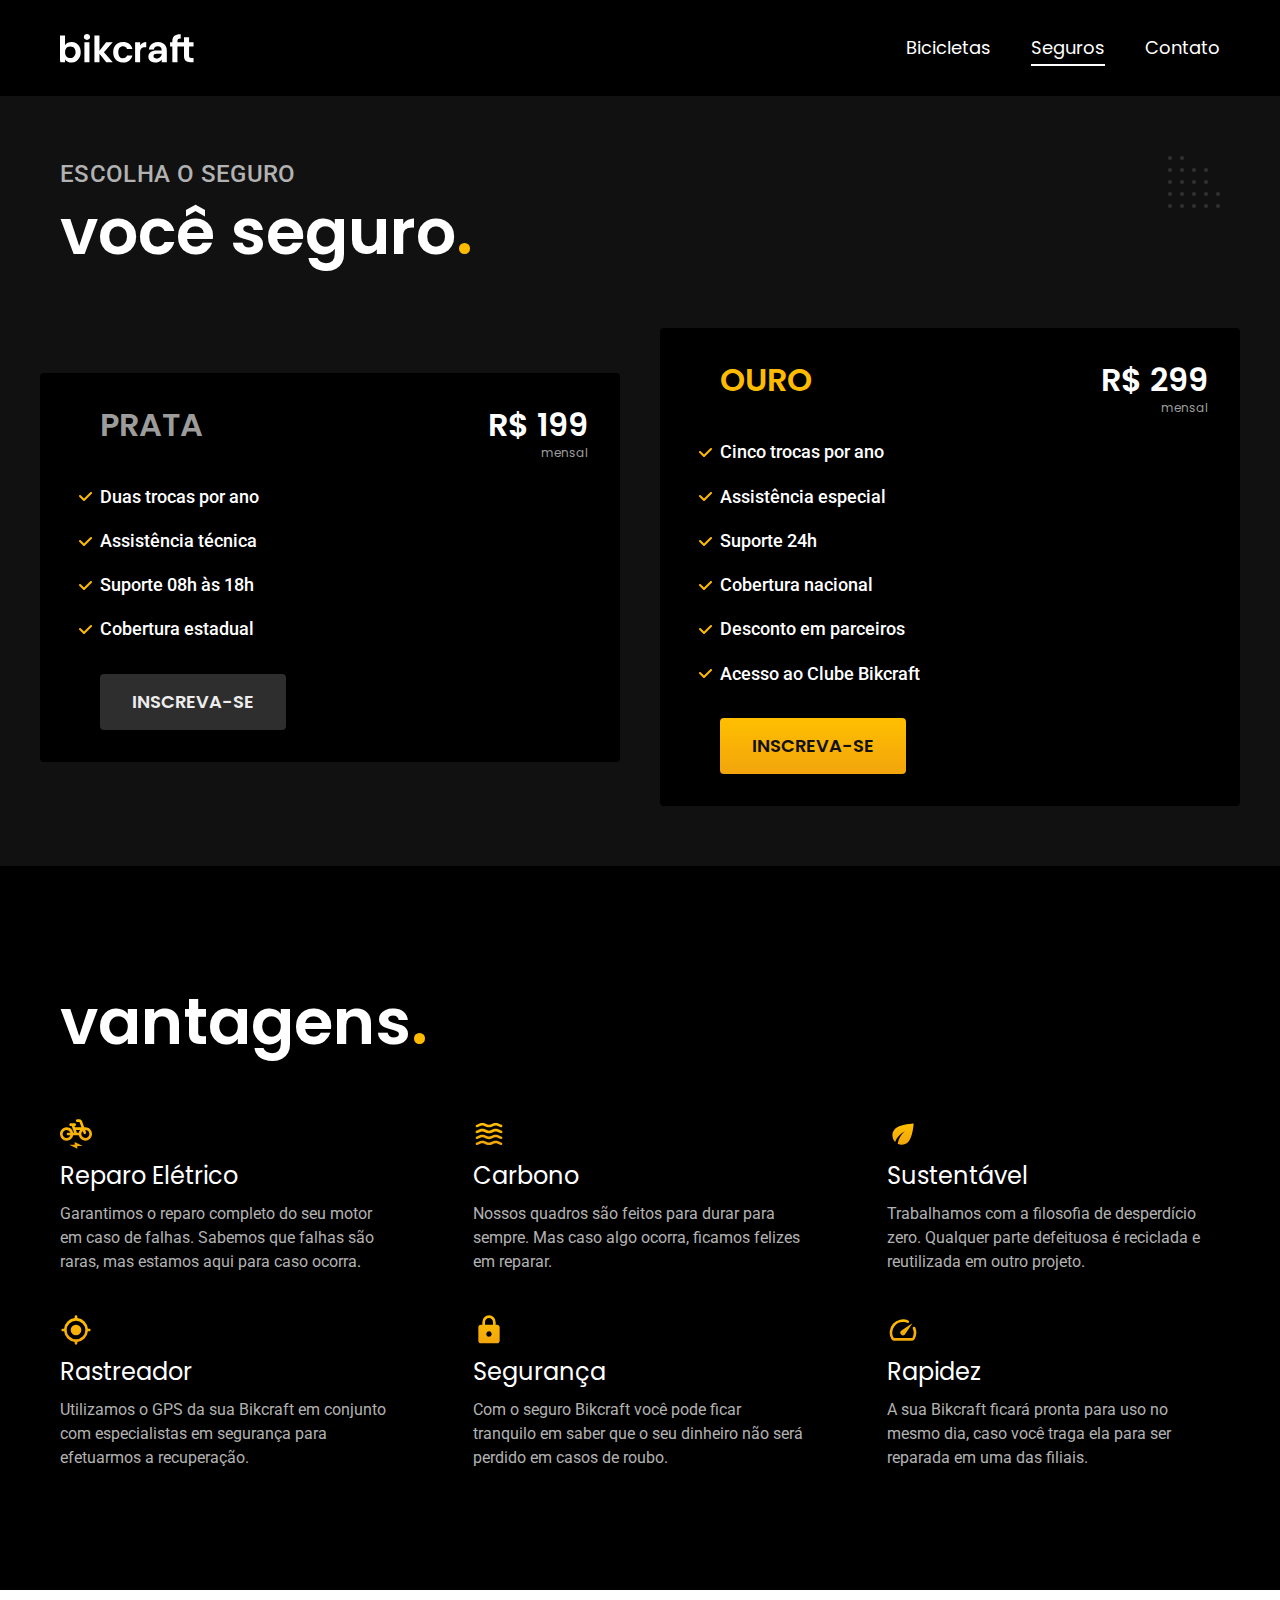
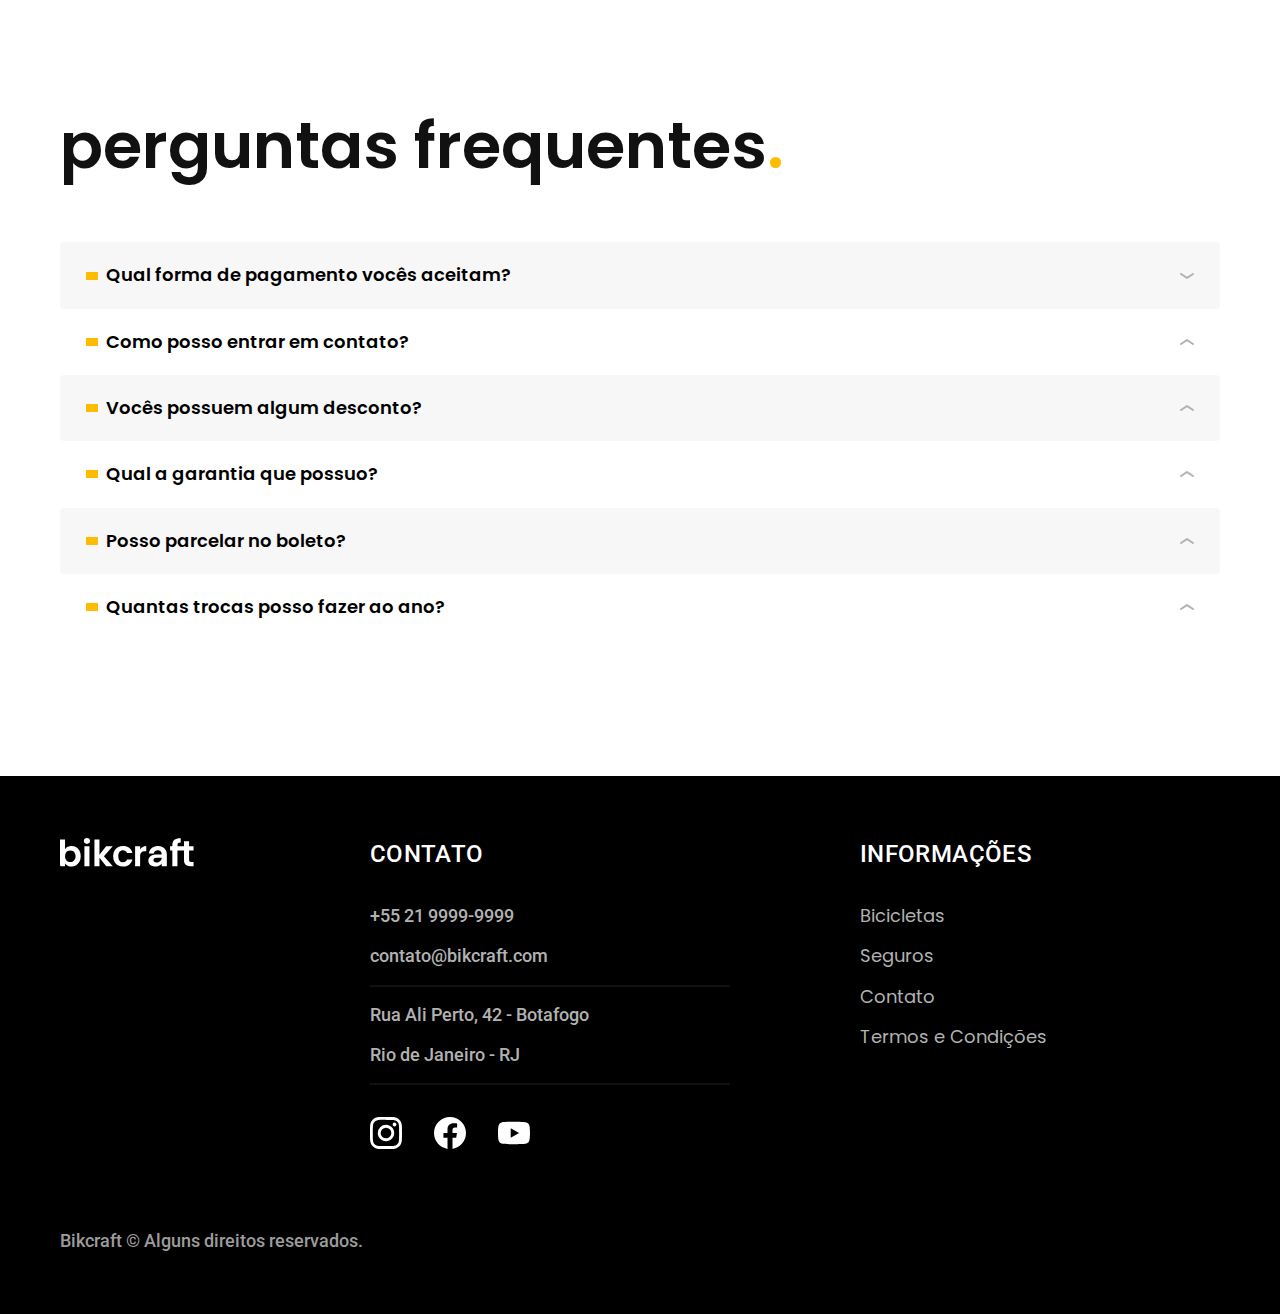
<file: seguros.html>
<!DOCTYPE html>
<html lang="pt-br">

<head>
  <meta charset="UTF-8">
  <meta name="viewport" content="width=device-width, initial-scale=1.0">
  <title>Seguros | Bikcraft</title>
  <meta name="description" content="Seguros.">
  <link rel="icon" href="favicon.svg" type="image/svg+xml">
  <link rel="preload" href="./css/style.min.css" as="style">
  <link rel="stylesheet" href="./css/style.min.css">
  <script>
    document.documentElement.classList.add('js');
  </script>
  <link rel="preconnect" href="https://fonts.googleapis.com">
  <link rel="preconnect" href="https://fonts.gstatic.com" crossorigin>
  <link href="https://fonts.googleapis.com/css2?family=Poppins:wght@400;600&family=Roboto:wght@400;500&display=swap" rel="stylesheet">
</head>

<body id="seguros">
  <header class="header-bg">
    <div class="header container">
      <a href="./index.html">
        <img src="./img/bikcraft.svg" alt="Bikcraft">
      </a>

      <nav aria-label="primaria">
        <ul class="header-menu font-1-m cor-0">
          <li><a href="./bicicletas.html">Bicicletas</a></li>
          <li><a href="./seguros.html">Seguros</a></li>
          <li><a href="./contato.html">Contato</a></li>
        </ul>
      </nav>
    </div>
  </header>

  <main class="seguros-bg">
    <div class="titulo-bg">
      <div class="titulo container">
        <p class="font-2-l-b cor-5">Escolha o seguro</p>
        <h1 class="font-1-xxl cor-0">você seguro<span class="cor-p1">.</span></h1>
      </div>
    </div>

    <div class="seguros container">

      <div class="seguros-item fadeInLeft" data-anime="200">
        <h3 class="font-1-xl cor-6">PRATA</h3>
        <span class="font-1-xl cor-0">R$ 199 <span class="font-1-xs cor-6">mensal</span></span>
        <ul class="font-2-m cor-0">
          <li>Duas trocas por ano</li>
          <li>Assistência técnica</li>
          <li>Suporte 08h às 18h</li>
          <li>Cobertura estadual</li>
        </ul>
        <a class="botao secundario" href="./orcamento.html?tipo=seguro&produto=prata">Inscreva-se</a>
      </div>

      <div class="seguros-item fadeInRight" data-anime="200">
        <h3 class="font-1-xl cor-p1">OURO</h3>
        <span class="font-1-xl cor-0">R$ 299 <span class="font-1-xs cor-6">mensal</span></span>
        <ul class="font-2-m cor-0">
          <li>Cinco trocas por ano</li>
          <li>Assistência especial</li>
          <li>Suporte 24h</li>
          <li>Cobertura nacional</li>
          <li>Desconto em parceiros</li>
          <li>Acesso ao Clube Bikcraft</li>
        </ul>
        <a class="botao" href="./orcamento.html?tipo=seguro&produto=ouro">Inscreva-se</a>
      </div>
    </div>
  </main>

  <article class="vantagens-bg">
    <div class="vantagens container">
      <h2 class="font-1-xxl cor-0">vantagens<span class="cor-p1">.</span></h2>
      <ul>
        <li>
          <img src="./img/icones/eletrica.svg" alt="">
          <h3 class="font-1-l cor-0">Reparo Elétrico</h3>
          <p class="font-2-s cor-5">Garantimos o reparo completo do seu motor em caso de falhas. Sabemos que falhas são raras, mas estamos aqui para caso ocorra.</p>
        </li>
        <li>
          <img src="./img/icones/carbono.svg" alt="">
          <h3 class="font-1-l cor-0">Carbono</h3>
          <p class="font-2-s cor-5">Nossos quadros são feitos para durar para sempre. Mas caso algo ocorra, ficamos felizes em reparar.</p>
        </li>
        <li>
          <img src="./img/icones/sustentavel.svg" alt="">
          <h3 class="font-1-l cor-0">Sustentável</h3>
          <p class="font-2-s cor-5">Trabalhamos com a filosofia de desperdício zero. Qualquer parte defeituosa é reciclada e reutilizada em outro projeto.</p>
        </li>
        <li>
          <img src="./img/icones/rastreador.svg" alt="">
          <h3 class="font-1-l cor-0">Rastreador</h3>
          <p class="font-2-s cor-5">Utilizamos o GPS da sua Bikcraft em conjunto com especialistas em segurança para efetuarmos a recuperação.</p>
        </li>
        <li>
          <img src="./img/icones/seguro.svg" alt="">
          <h3 class="font-1-l cor-0">Segurança</h3>
          <p class="font-2-s cor-5">Com o seguro Bikcraft você pode ficar tranquilo em saber que o seu dinheiro não será perdido em casos de roubo.</p>
        </li>
        <li>
          <img src="./img/icones/velocidade.svg" alt="">
          <h3 class="font-1-l cor-0">Rapidez</h3>
          <p class="font-2-s cor-5">A sua Bikcraft ficará pronta para uso no mesmo dia, caso você traga ela para ser reparada em uma das filiais.</p>
        </li>
      </ul>
    </div>
  </article>

  <article class="perguntas container">
    <h2 class="font-1-xxl">perguntas frequentes<span class="cor-p1">.</span></h2>

    <dl>
      <div>
        <dt><button class="font-1-m-b" aria-controls="pergunta1" aria-expanded="true">Qual forma de pagamento vocês aceitam?</button></dt>
        <dd id="pergunta1" class="font-2-s cor-9 ativa">Aceitamos pagamentos parcelados em todos os cartões de crédito. Para pagamentos à vista também aceitarmos PIX e Boleto através do PagSeguro.</dd>
      </div>
      <div>
        <dt><button class="font-1-m-b" aria-controls="pergunta2" aria-expanded="false">Como posso entrar em contato?</button></dt>
        <dd id="pergunta2" class="font-2-s cor-9">Aceitamos pagamentos parcelados em todos os cartões de crédito. Para pagamentos à vista também aceitarmos PIX e Boleto através do PagSeguro.</dd>
      </div>
      <div>
        <dt><button class="font-1-m-b" aria-controls="pergunta3" aria-expanded="false">Vocês possuem algum desconto?</button></dt>
        <dd id="pergunta3" class="font-2-s cor-9">Aceitamos pagamentos parcelados em todos os cartões de crédito. Para pagamentos à vista também aceitarmos PIX e Boleto através do PagSeguro.</dd>
      </div>
      <div>
        <dt><button class="font-1-m-b" aria-controls="pergunta4" aria-expanded="false">Qual a garantia que possuo?</button></dt>
        <dd id="pergunta4" class="font-2-s cor-9">Aceitamos pagamentos parcelados em todos os cartões de crédito. Para pagamentos à vista também aceitarmos PIX e Boleto através do PagSeguro.</dd>
      </div>
      <div>
        <dt><button class="font-1-m-b" aria-controls="pergunta5" aria-expanded="false">Posso parcelar no boleto?</button></dt>
        <dd id="pergunta5" class="font-2-s cor-9">Aceitamos pagamentos parcelados em todos os cartões de crédito. Para pagamentos à vista também aceitarmos PIX e Boleto através do PagSeguro.</dd>
      </div>
      <div>
        <dt><button class="font-1-m-b" aria-controls="pergunta6" aria-expanded="false">Quantas trocas posso fazer ao ano?</button></dt>
        <dd id="pergunta6" class="font-2-s cor-9">Aceitamos pagamentos parcelados em todos os cartões de crédito. Para pagamentos à vista também aceitarmos PIX e Boleto através do PagSeguro.</dd>
      </div>
    </dl>
  </article>

  <footer class="footer-bg">
    <div class="footer container">
      <img src="./img/bikcraft.svg" alt="Bikcraft">
      <div class="footer-contato">
        <h3 class="font-2-l-b cor-0">Contato</h3>
        <ul class="font-2-m cor-5">
          <li><a href="tel:+552199999999">+55 21 9999-9999</a></li>
          <li><a href="mailto:contato@bikcraft.com">contato@bikcraft.com</a></li>
          <li>Rua Ali Perto, 42 - Botafogo</li>
          <li>Rio de Janeiro - RJ</li>
        </ul>
        <div class="footer-redes">
          <a href="./">
            <img src="./img/redes/instagram.svg" alt="Instagram">
          </a>
          <a href="./">
            <img src="./img/redes/facebook.svg" alt="Facebook">
          </a>
          <a href="./">
            <img src="./img/redes/youtube.svg" alt="Youtube">
          </a>
        </div>
      </div>
      <div class="footer-informacoes">
        <h3 class="font-2-l-b cor-0">Informações</h3>
        <nav>
          <ul class="font-1-m cor-5">
            <li><a href="./bicicletas.html">Bicicletas</a></li>
            <li><a href="./seguros.html">Seguros</a></li>
            <li><a href="./contato.html">Contato</a></li>
            <li><a href="./termos.html">Termos e Condições</a></li>
          </ul>
        </nav>
      </div>
      <p class="footer-copy font-2-m cor-6">Bikcraft © Alguns direitos reservados.</p>
    </div>
  </footer>
  <script src="./js/plugins/simple-anime.js"></script>
  <script src="./js/script.js"></script>
</body>

</html>
</file>
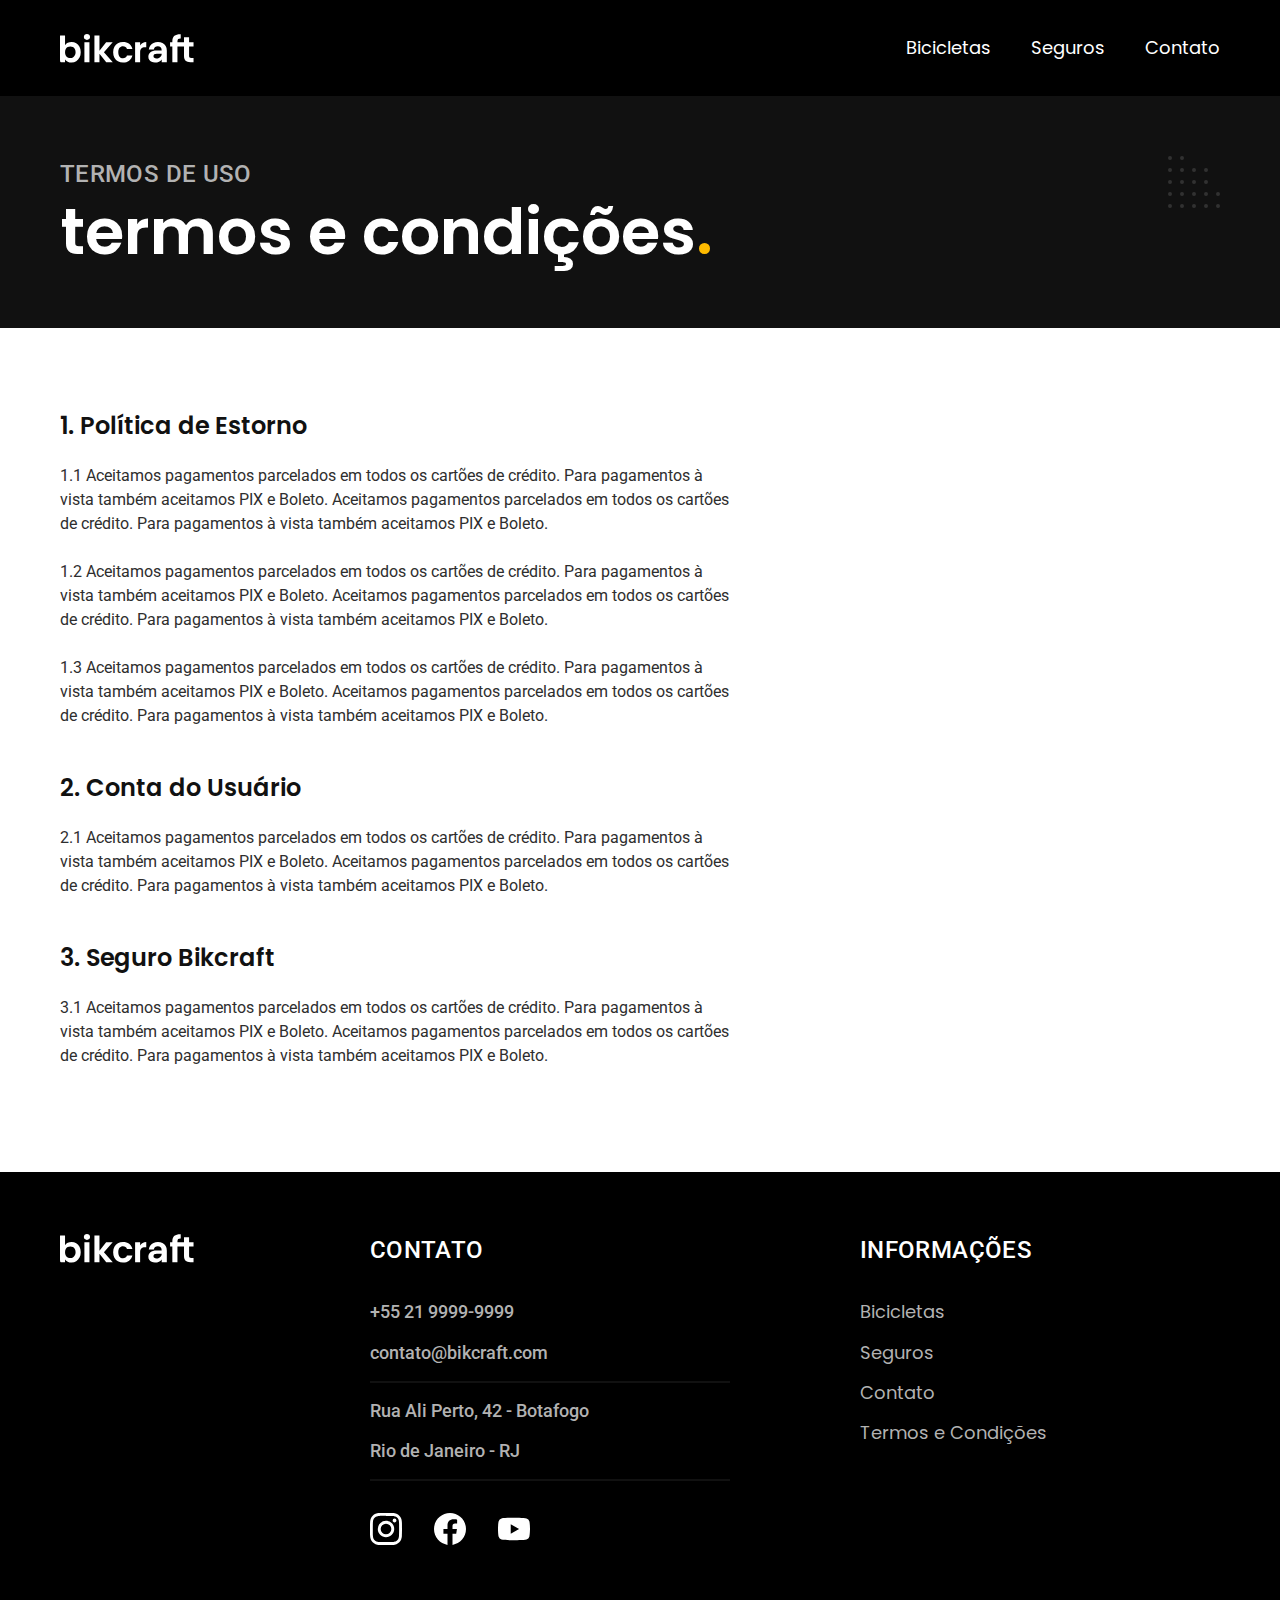
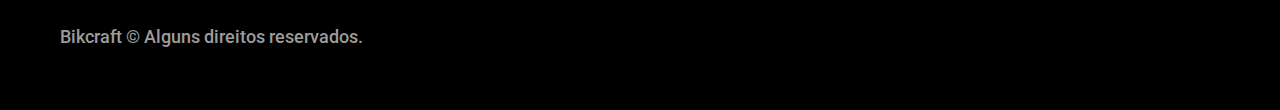
<file: termos.html>
<!DOCTYPE html>
<html lang="pt-br">

<head>
  <meta charset="UTF-8">
  <meta name="viewport" content="width=device-width, initial-scale=1.0">
  <title>Termos e Condições | Bikcraft</title>
  <meta name="description" content="Termos e condições.">
  <link rel="icon" href="favicon.svg" type="image/svg+xml">
  <link rel="preload" href="./css/style.min.css" as="style">
  <link rel="stylesheet" href="./css/style.min.css">
  <script>
    document.documentElement.classList.add('js');
  </script>
  <link rel="preconnect" href="https://fonts.googleapis.com">
  <link rel="preconnect" href="https://fonts.gstatic.com" crossorigin>
  <link href="https://fonts.googleapis.com/css2?family=Poppins:wght@400;600&family=Roboto:wght@400;500&display=swap" rel="stylesheet">
</head>

<body id="termos">
  <header class="header-bg">
    <div class="header container">
      <a href="./index.html">
        <img src="./img/bikcraft.svg" alt="Bikcraft">
      </a>

      <nav aria-label="primaria">
        <ul class="header-menu font-1-m cor-0">
          <li><a href="./bicicletas.html">Bicicletas</a></li>
          <li><a href="./seguros.html">Seguros</a></li>
          <li><a href="./contato.html">Contato</a></li>
        </ul>
      </nav>
    </div>
  </header>

  <main>
    <div class="titulo-bg">
      <div class="titulo container">
        <p class="font-2-l-b cor-5">Termos de uso</p>
        <h1 class="font-1-xxl cor-0">termos e condições<span class="cor-p1">.</span></h1>
      </div>
    </div>

    <div class="termos font-2-s cor-10 container">
      <h2 class="font-1-l cor-11">1. Política de Estorno</h2>
      <p>1.1 Aceitamos pagamentos parcelados em todos os cartões de crédito. Para pagamentos à vista também aceitamos PIX e Boleto. Aceitamos pagamentos parcelados em todos os cartões de crédito. Para pagamentos à vista também aceitamos PIX e Boleto.</p>
      <p>1.2 Aceitamos pagamentos parcelados em todos os cartões de crédito. Para pagamentos à vista também aceitamos PIX e Boleto. Aceitamos pagamentos parcelados em todos os cartões de crédito. Para pagamentos à vista também aceitamos PIX e Boleto.</p>
      <p>1.3 Aceitamos pagamentos parcelados em todos os cartões de crédito. Para pagamentos à vista também aceitamos PIX e Boleto. Aceitamos pagamentos parcelados em todos os cartões de crédito. Para pagamentos à vista também aceitamos PIX e Boleto.</p>
      <h2 class="font-1-l cor-11">2. Conta do Usuário</h2>
      <p>2.1 Aceitamos pagamentos parcelados em todos os cartões de crédito. Para pagamentos à vista também aceitamos PIX e Boleto. Aceitamos pagamentos parcelados em todos os cartões de crédito. Para pagamentos à vista também aceitamos PIX e Boleto.</p>
      <h2 class="font-1-l cor-11">3. Seguro Bikcraft</h2>
      <p>3.1 Aceitamos pagamentos parcelados em todos os cartões de crédito. Para pagamentos à vista também aceitamos PIX e Boleto. Aceitamos pagamentos parcelados em todos os cartões de crédito. Para pagamentos à vista também aceitamos PIX e Boleto.</p>
    </div>
  </main>

  <footer class="footer-bg">
    <div class="footer container">
      <img src="./img/bikcraft.svg" alt="Bikcraft">
      <div class="footer-contato">
        <h3 class="font-2-l-b cor-0">Contato</h3>
        <ul class="font-2-m cor-5">
          <li><a href="tel:+552199999999">+55 21 9999-9999</a></li>
          <li><a href="mailto:contato@bikcraft.com">contato@bikcraft.com</a></li>
          <li>Rua Ali Perto, 42 - Botafogo</li>
          <li>Rio de Janeiro - RJ</li>
        </ul>
        <div class="footer-redes">
          <a href="./">
            <img src="./img/redes/instagram.svg" alt="Instagram">
          </a>
          <a href="./">
            <img src="./img/redes/facebook.svg" alt="Facebook">
          </a>
          <a href="./">
            <img src="./img/redes/youtube.svg" alt="Youtube">
          </a>
        </div>
      </div>
      <div class="footer-informacoes">
        <h3 class="font-2-l-b cor-0">Informações</h3>
        <nav>
          <ul class="font-1-m cor-5">
            <li><a href="./bicicletas.html">Bicicletas</a></li>
            <li><a href="./seguros.html">Seguros</a></li>
            <li><a href="./contato.html">Contato</a></li>
            <li><a href="./termos.html">Termos e Condições</a></li>
          </ul>
        </nav>
      </div>
      <p class="footer-copy font-2-m cor-6">Bikcraft © Alguns direitos reservados.</p>
    </div>
  </footer>
  <script src="./js/script.js"></script>
</body>

</html>
</file>
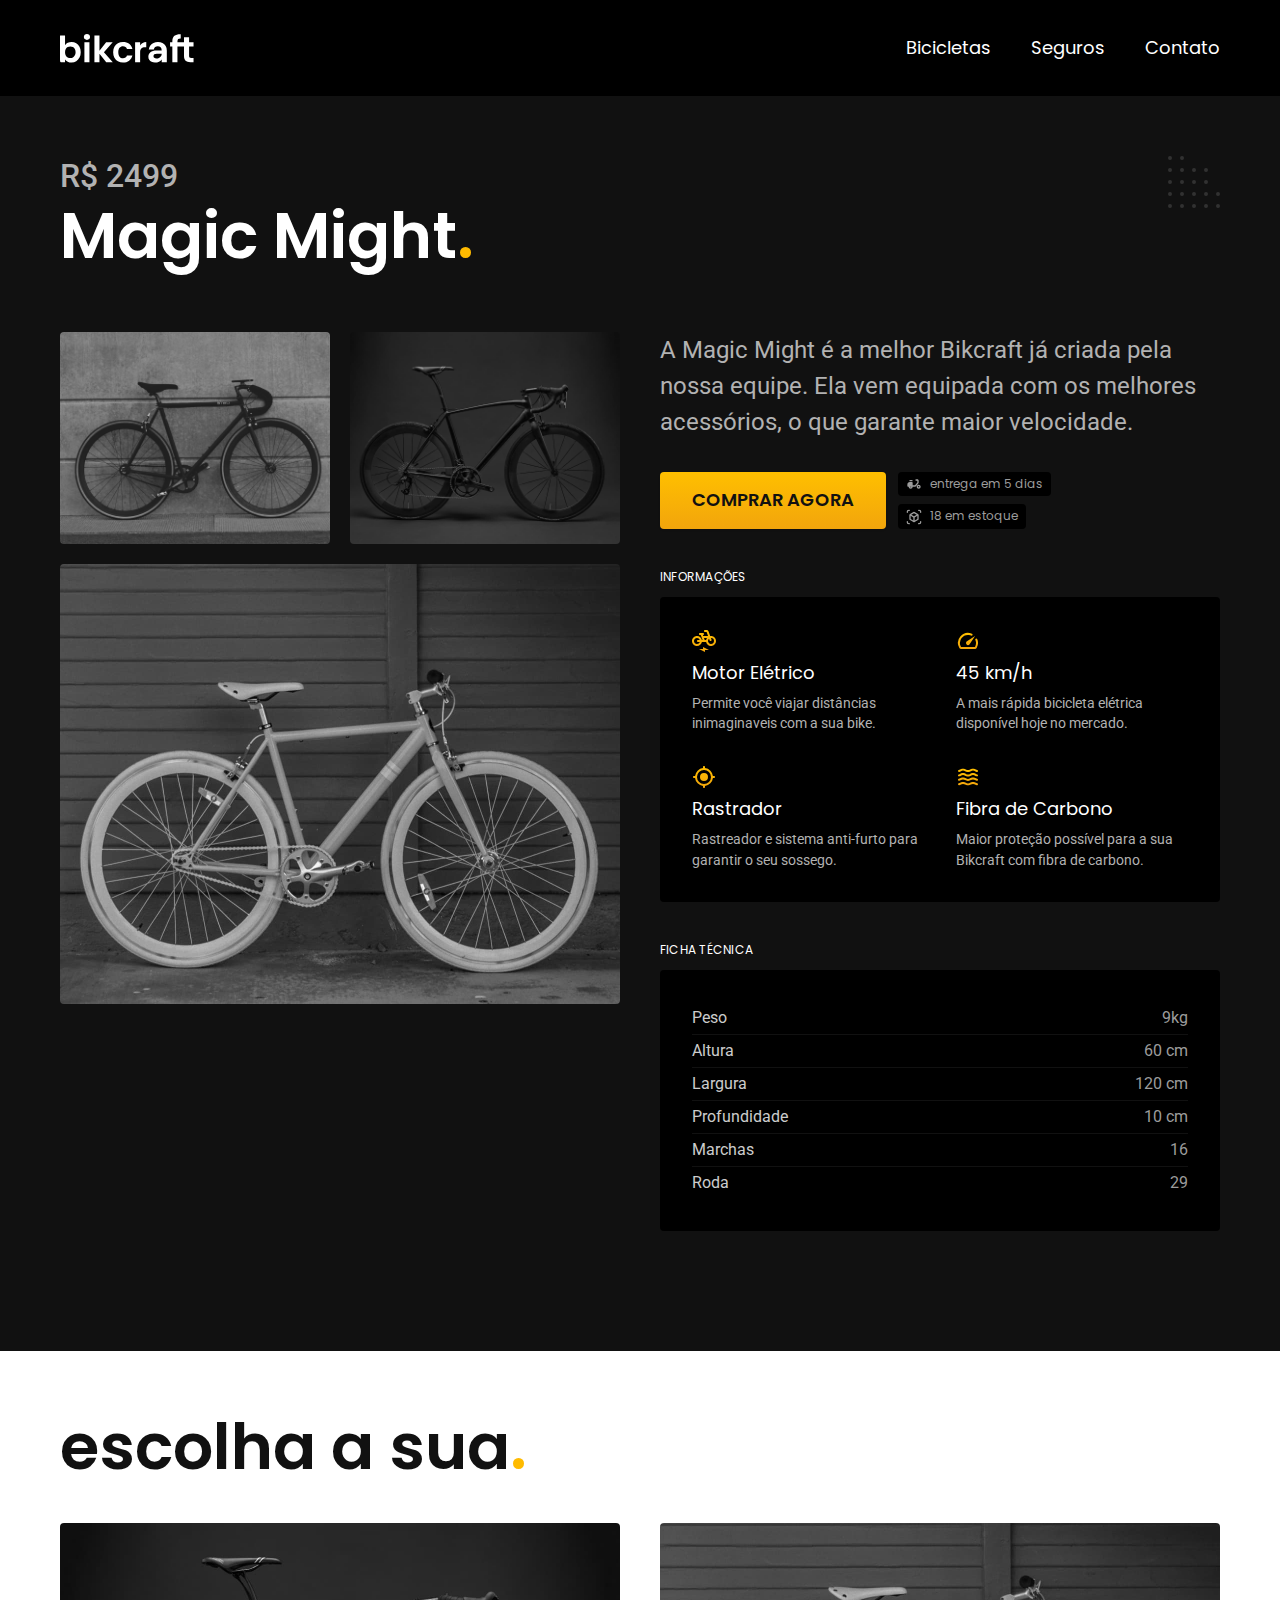
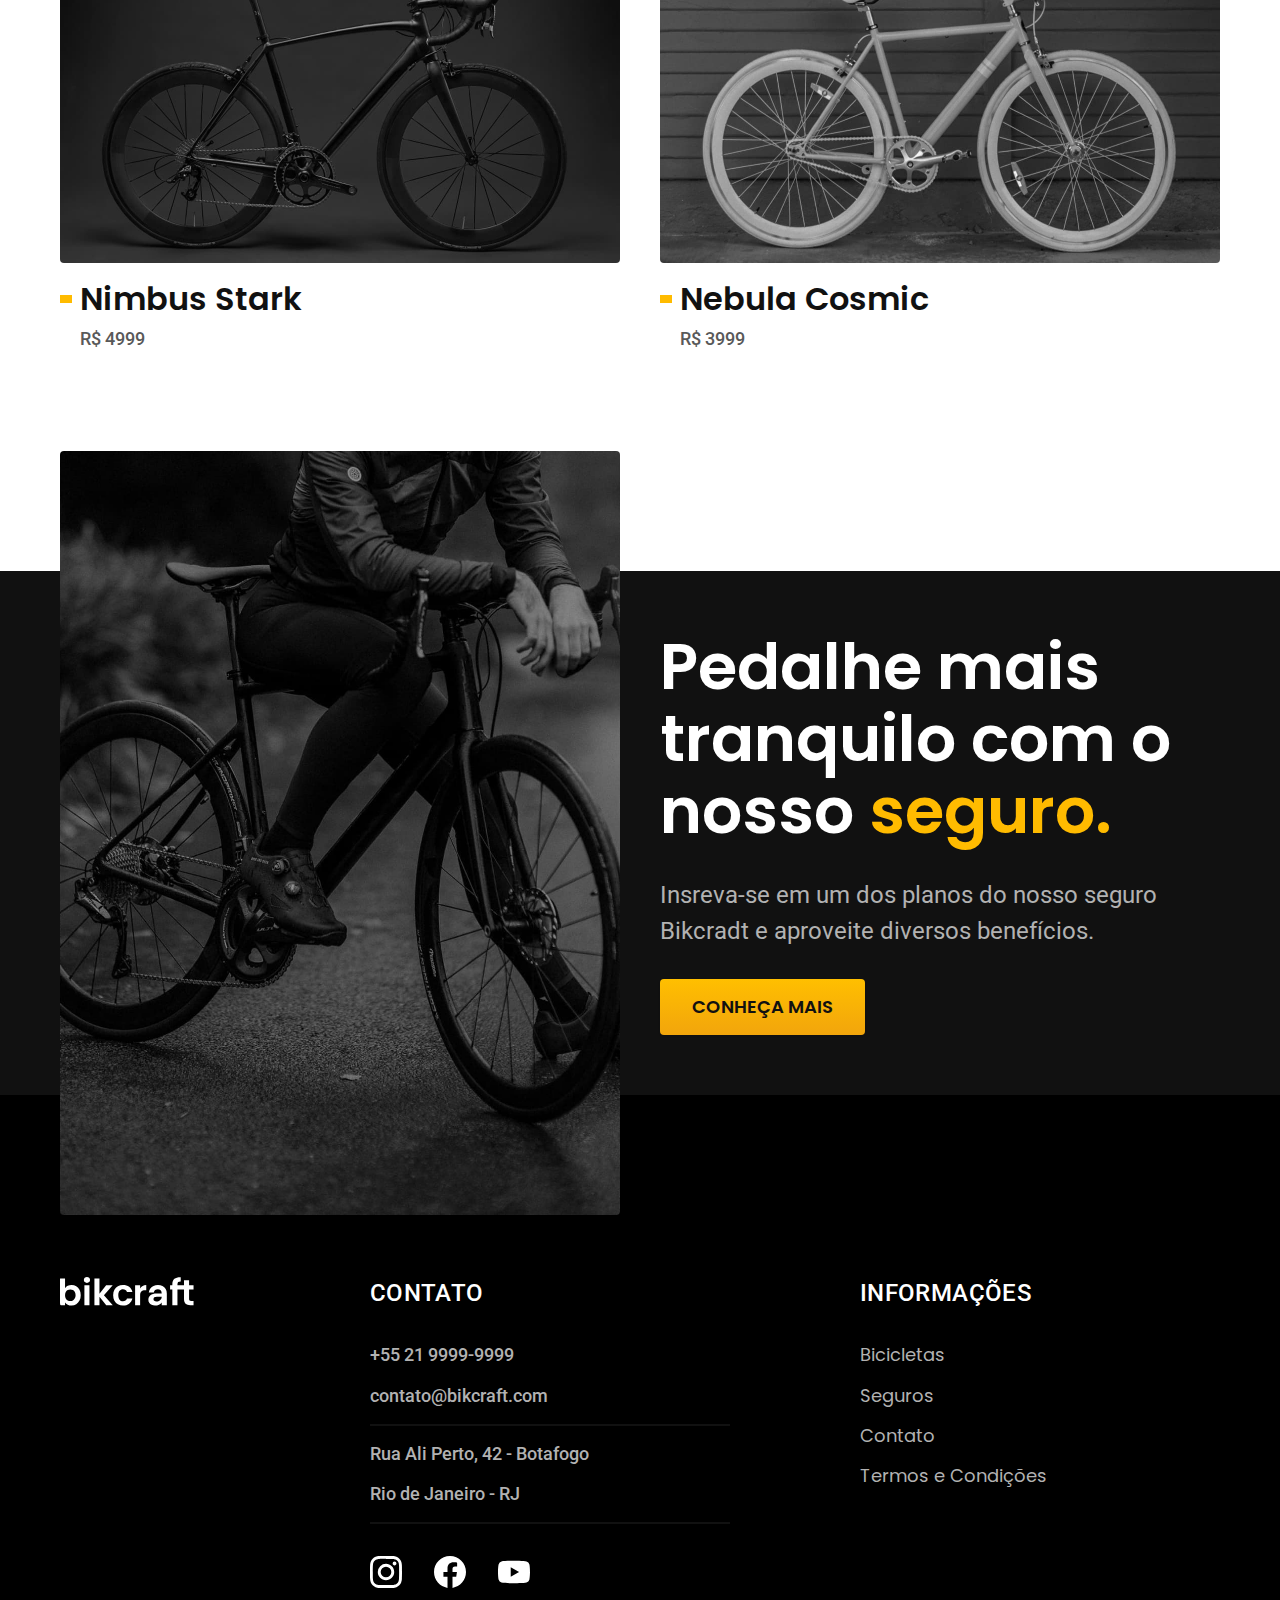
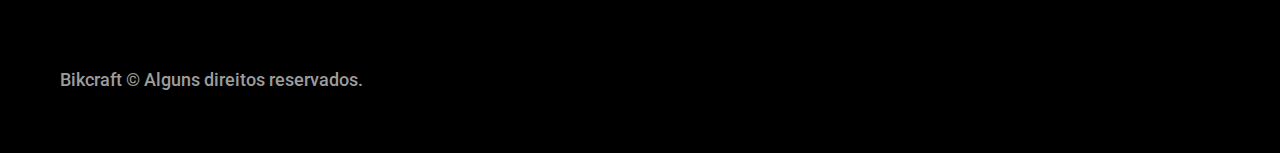
<file: bicicletas/magic.html>
<!DOCTYPE html>
<html lang="pt-br">

<head>
  <meta charset="UTF-8">
  <meta name="viewport" content="width=device-width, initial-scale=1.0">
  <title>Magic | Bikcraft</title>
  <meta name="description" content="Termos e condições.">
  <link rel="icon" href="../favicon.svg" type="imgage/svg+xml">
  <link rel="preload" href="../css/style.min.css" as="style">
  <link rel="stylesheet" href="../css/style.min.css">
  <script>
    document.documentElement.classList.add('js');
  </script>
  <link rel="preconnect" href="https://fonts.googleapis.com">
  <link rel="preconnect" href="https://fonts.gstatic.com" crossorigin>
  <link href="https://fonts.googleapis.com/css2?family=Poppins:wght@400;600&family=Roboto:wght@400;500&display=swap" rel="stylesheet">
</head>

<body id="bicicleta">
  <header class="header-bg">
    <div class="header container">
      <a href="../index.html">
        <img src="../img/bikcraft.svg" alt="Bikcraft">
      </a>

      <nav aria-label="primaria">
        <ul class="header-menu font-1-m cor-0">
          <li><a href="../bicicletas.html">Bicicletas</a></li>
          <li><a href="../seguros.html">Seguros</a></li>
          <li><a href="../contato.html">Contato</a></li>
        </ul>
      </nav>
    </div>
  </header>

  <main class="titulo-bg">
    <div>
      <div class="titulo container">
        <p class="font-2-xl cor-5">R$ 2499</p>
        <h1 class="font-1-xxl cor-0">Magic Might<span class="cor-p1">.</span></h1>
      </div>
    </div>
    <div class="bicicleta container">
      <div class="bicicleta-imagens">
        <img src="../img/bicicleta/nimbus2.jpg" alt="">
        <img src="../img/bicicleta/nimbus1.jpg" alt="">
        <img src="../img/bicicleta/nimbus3.jpg" alt="">
      </div>
      <div class="bicicleta-conteudo">
        <p class="font-2-l cor-5">A Magic Might é a melhor Bikcraft já criada pela nossa equipe.
          Ela vem equipada com os melhores acessórios, o que garante maior velocidade.
        </p>
        <div class="bicicleta-comprar">
          <a class="botao" href="../orcamento.html">Comprar agora</a>
          <span class="font-1-xs cor-6"><img src="../img/icones/entrega.svg" alt="">entrega em 5 dias</span>
          <span class="font-1-xs cor-6"><img src="../img/icones/estoque.svg" alt="">18 em estoque</span>
        </div>
        <h2 class="font-1-xs cor-0">Informações</h2>
        <ul class="bicicleta-informacoes">
          <li>
            <img src="../img/icones/eletrica.svg" alt="">
            <h3 class="font-1-m cor-0">Motor Elétrico</h3>
            <p class="font-2-xs cor-5">Permite você viajar distâncias inimaginaveis com a sua bike.</p>
          </li>
          <li>
            <img src="../img/icones/velocidade.svg" alt="">
            <h3 class="font-1-m cor-0">45 km/h</h3>
            <p class="font-2-xs cor-5">A mais rápida bicicleta elétrica disponível hoje no mercado.</p>
          </li>
          <li>
            <img src="../img/icones/rastreador.svg" alt="">
            <h3 class="font-1-m cor-0">Rastrador</h3>
            <p class="font-2-xs cor-5">Rastreador e sistema anti-furto para garantir o seu sossego.</p>
          </li>
          <li>
            <img src="../img/icones/carbono.svg" alt="">
            <h3 class="font-1-m cor-0">Fibra de Carbono</h3>
            <p class="font-2-xs cor-5">Maior proteção possível para a sua Bikcraft com fibra de carbono.</p>
          </li>
        </ul>
        <h2 class="font-1-xs cor-0">Ficha técnica</h2>
        <ul class="bicicleta-ficha font-2-s cor-4">
          <li>Peso <span>9kg</span></li>
          <li>Altura <span>60 cm</span></li>
          <li>Largura <span>120 cm</span></li>
          <li>Profundidade <span>10 cm</span></li>
          <li>Marchas <span>16</span></li>
          <li>Roda <span>29</span></li>
        </ul>
      </div>
      </div>
    </div>
  </main>

  <article class="bicicletas-lista container">
    <h2 class="font-1-xxl">escolha a sua<span class="cor-p1">.</span></h2>
    <ul>
      <li>
        <a href="./nimbus.html">
          <img src="../img/bicicletas/nimbus.jpg" alt="Bicicleta preta">
          <h3 class="font-1-xl">Nimbus Stark</h3>
          <span class="font-2-m cor-8">R$ 4999</span>
        </a>
      </li>
      <li>
        <a href="./nebula.html">
          <img src="../img/bicicletas/nebula.jpg" alt="Bicicleta preta">
          <h3 class="font-1-xl">Nebula Cosmic</h3>
          <span class="font-2-m cor-8">R$ 3999</span>
        </a>
      </li>
    </ul>
  </article>

  <article class="seguro-bg">
<div class="seguro container">
  <div class="seguro-imagem">
    <img src="../img/fotos/seguros.jpg" alt="Pessoa parada em cima de uma bicicleta.">
  </div>
  <div class="seguro-conteudo">
    <h2 class="font-1-xxl cor-0">Pedalhe mais tranquilo com o nosso <span class="cor-p1">seguro.</span></h2>
    <p class="font-2-l cor-5">Insreva-se em um dos planos do nosso seguro Bikcradt e aproveite diversos benefícios.</p>
    <a class="botao" href="../seguros.html">Conheça Mais</a>
  </div>
</div>
  </article>

  <footer class="footer-bg">
    <div class="footer container">
      <img src="../img/bikcraft.svg" alt="Bikcraft">
      <div class="footer-contato">
        <h3 class="font-2-l-b cor-0">Contato</h3>
        <ul class="font-2-m cor-5">
          <li><a href="tel:+552199999999">+55 21 9999-9999</a></li>
          <li><a href="mailto:contato@bikcraft.com">contato@bikcraft.com</a></li>
          <li>Rua Ali Perto, 42 - Botafogo</li>
          <li>Rio de Janeiro - RJ</li>
        </ul>
        <div class="footer-redes">
          <a href="./">
            <img src="../img/redes/instagram.svg" alt="Instagram">
          </a>
          <a href="./">
            <img src="../img/redes/facebook.svg" alt="Facebook">
          </a>
          <a href="./">
            <img src="../img/redes/youtube.svg" alt="Youtube">
          </a>
        </div>
      </div>
      <div class="footer-informacoes">
        <h3 class="font-2-l-b cor-0">Informações</h3>
        <nav>
          <ul class="font-1-m cor-5">
            <li><a href="../bicicletas.html">Bicicletas</a></li>
            <li><a href="../seguros.html">Seguros</a></li>
            <li><a href="../contato.html">Contato</a></li>
            <li><a href="../termos.html">Termos e Condições</a></li>
          </ul>
        </nav>
      </div>
      <p class="footer-copy font-2-m cor-6">Bikcraft © Alguns direitos reservados.</p>
    </div>
  </footer>
  <script src="../js/script.js"></script>
</body>

</html>
</file>
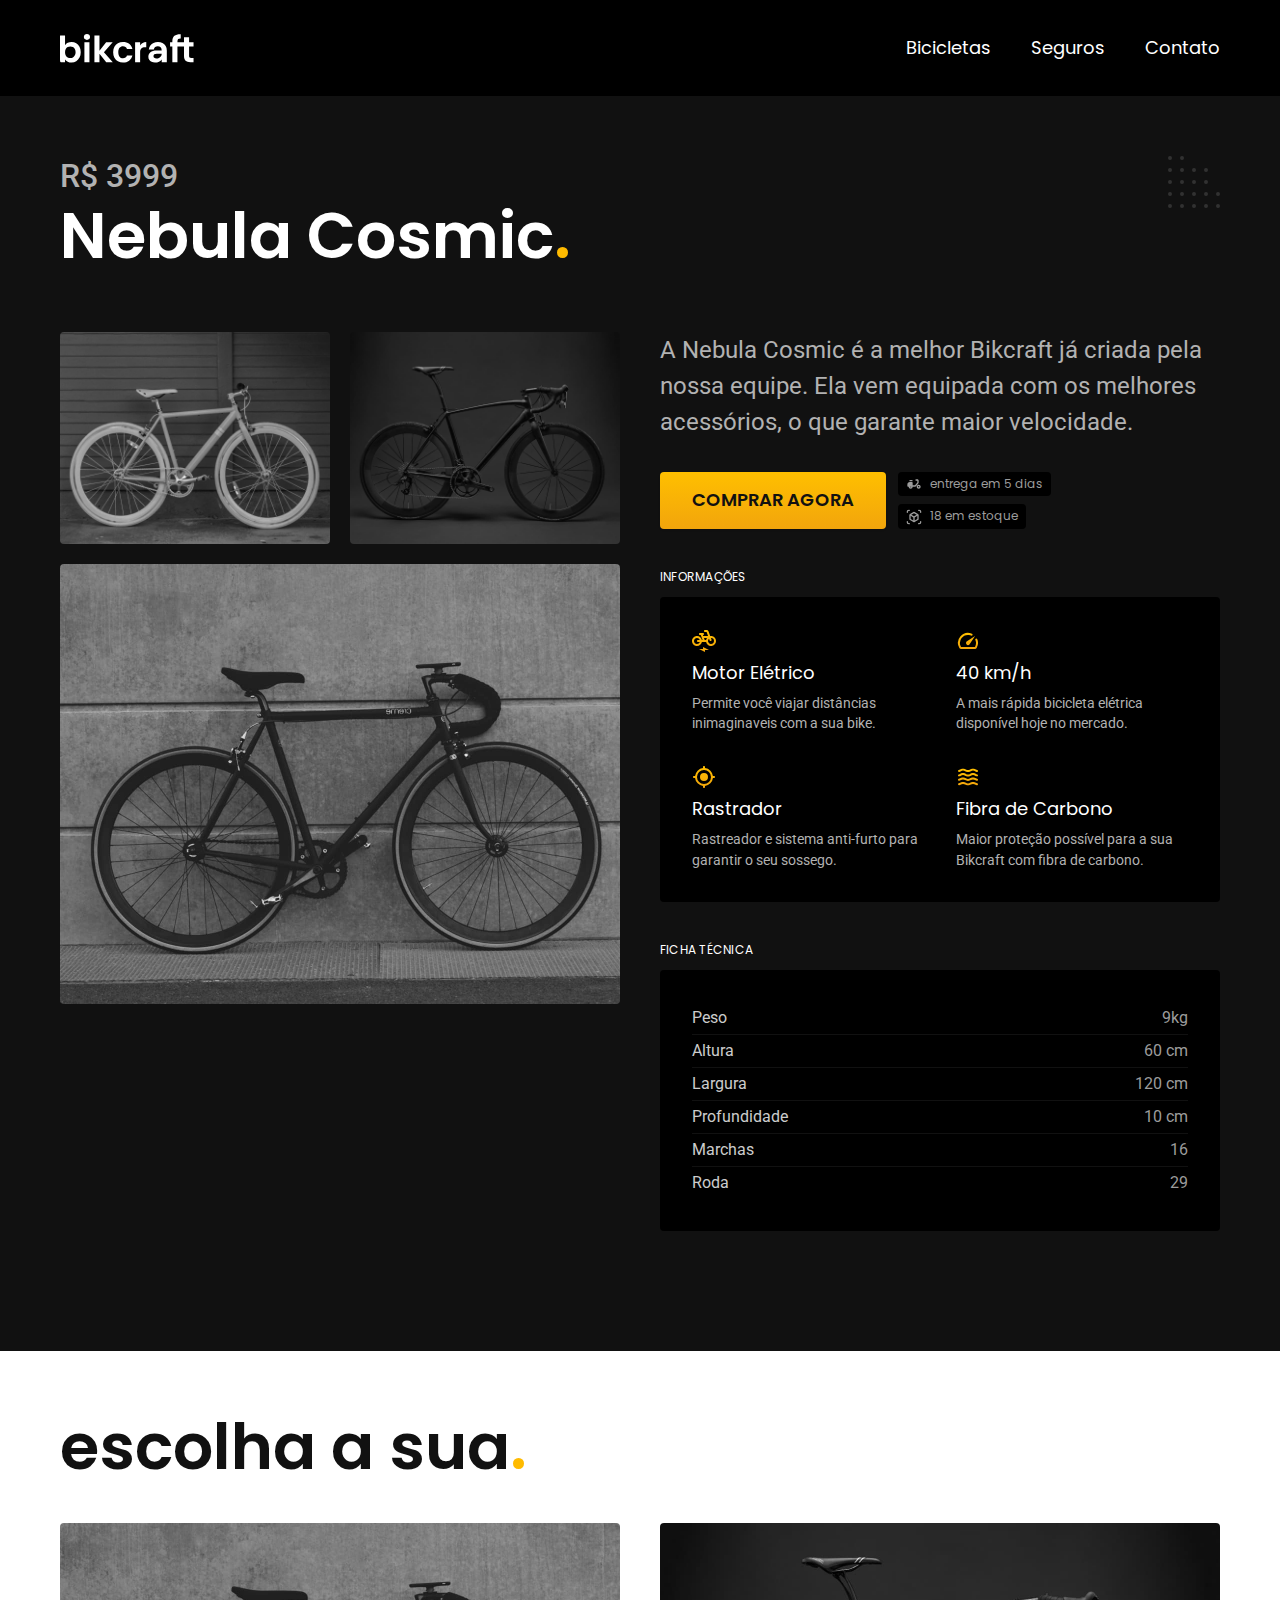
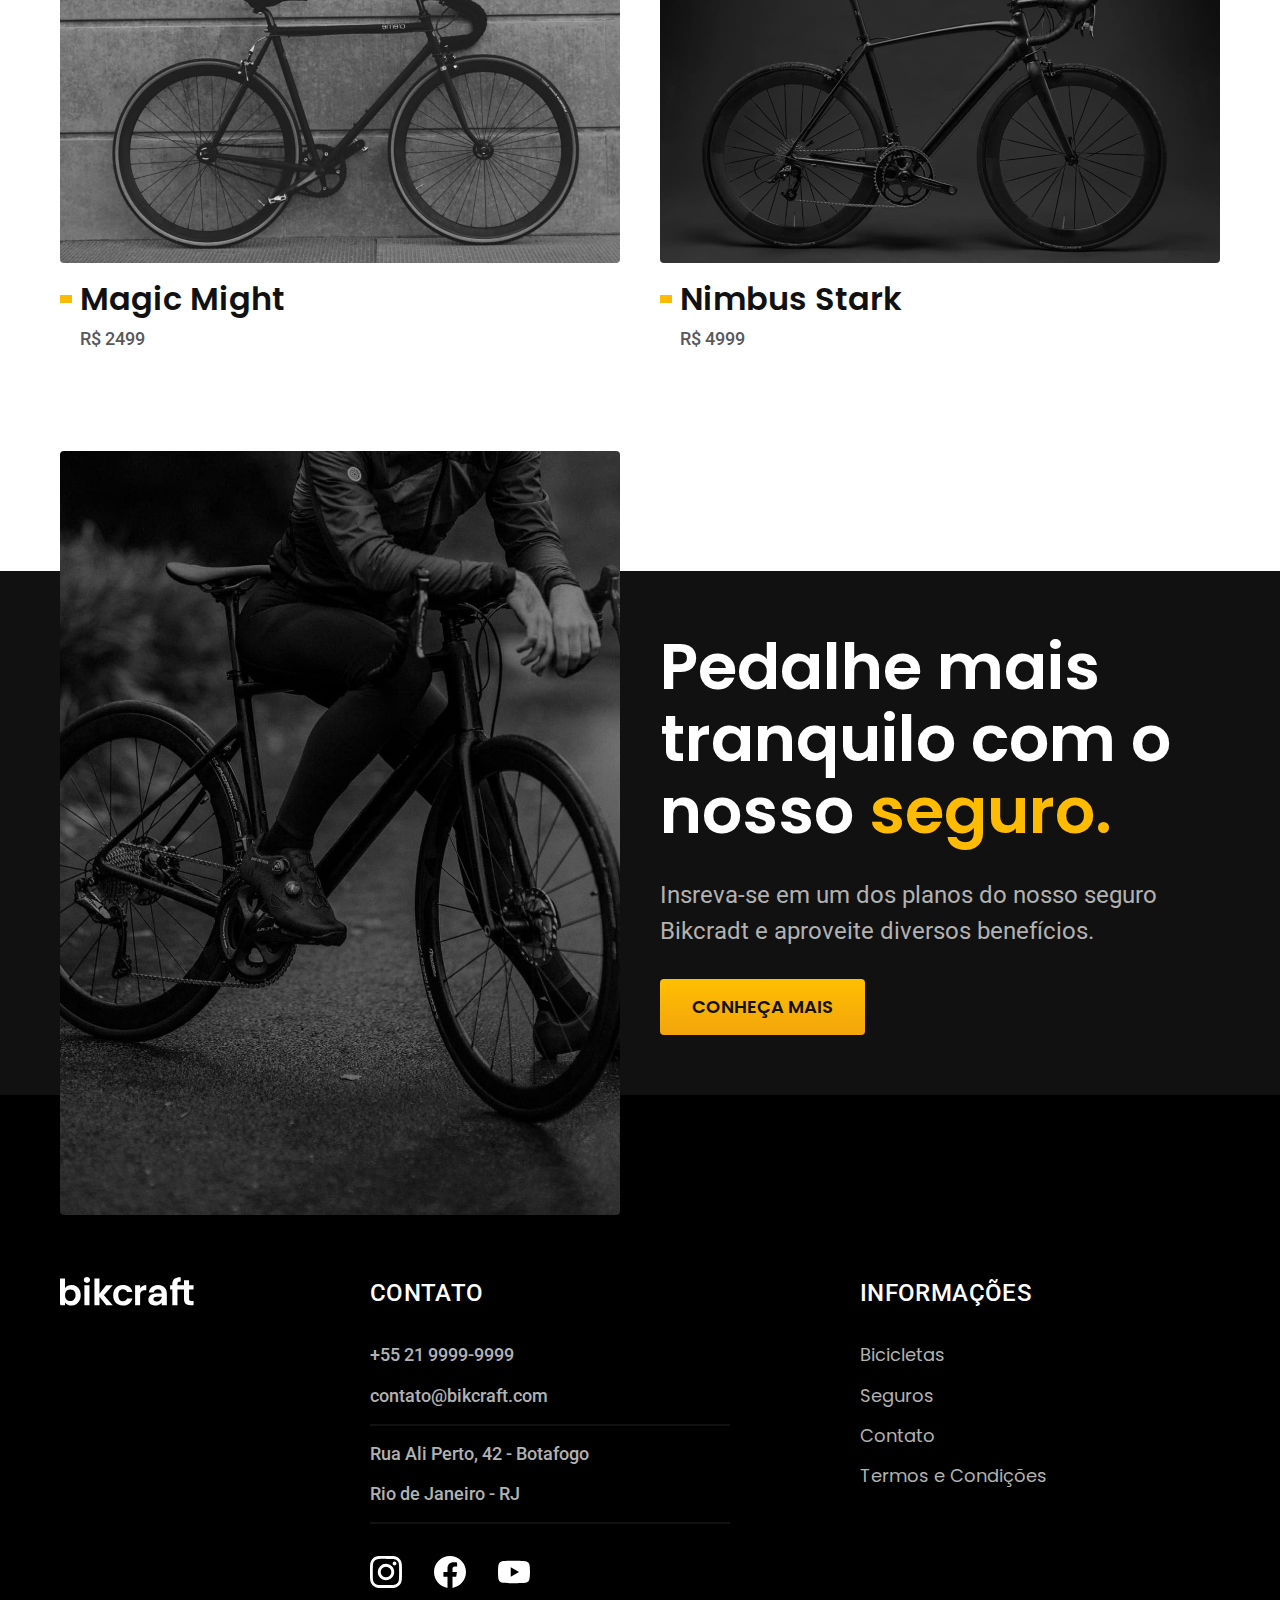
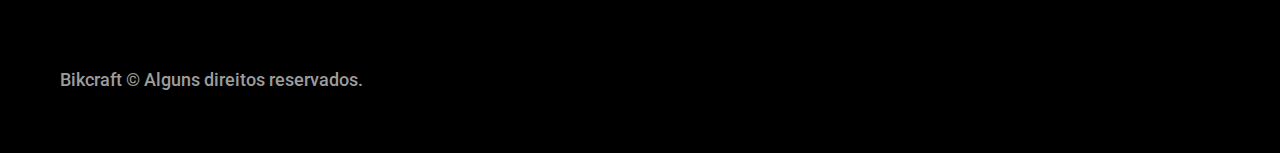
<file: bicicletas/nebula.html>
<!DOCTYPE html>
<html lang="pt-br">

<head>
  <meta charset="UTF-8">
  <meta name="viewport" content="width=device-width, initial-scale=1.0">
  <title>Nebula | Bikcraft</title>
  <meta name="description" content="Termos e condições.">
  <link rel="icon" href="../favicon.svg" type="imgage/svg+xml">
  <link rel="preload" href="../css/style.min.css" as="style">
  <link rel="stylesheet" href="../css/style.min.css">
  <script>
    document.documentElement.classList.add('js');
  </script>
  <link rel="preconnect" href="https://fonts.googleapis.com">
  <link rel="preconnect" href="https://fonts.gstatic.com" crossorigin>
  <link href="https://fonts.googleapis.com/css2?family=Poppins:wght@400;600&family=Roboto:wght@400;500&display=swap" rel="stylesheet">
</head>

<body id="bicicleta">
  <header class="header-bg">
    <div class="header container">
      <a href="../index.html">
        <img src="../img/bikcraft.svg" alt="Bikcraft">
      </a>

      <nav aria-label="primaria">
        <ul class="header-menu font-1-m cor-0">
          <li><a href="../bicicletas.html">Bicicletas</a></li>
          <li><a href="../seguros.html">Seguros</a></li>
          <li><a href="../contato.html">Contato</a></li>
        </ul>
      </nav>
    </div>
  </header>

  <main class="titulo-bg">
    <div>
      <div class="titulo container">
        <p class="font-2-xl cor-5">R$ 3999</p>
        <h1 class="font-1-xxl cor-0">Nebula Cosmic<span class="cor-p1">.</span></h1>
      </div>
    </div>
    <div class="bicicleta container">
      <div class="bicicleta-imagens">
        <img src="../img/bicicleta/nimbus3.jpg" alt="">
        <img src="../img/bicicleta/nimbus1.jpg" alt="">
        <img src="../img/bicicleta/nimbus2.jpg" alt="">
      </div>
      <div class="bicicleta-conteudo">
        <p class="font-2-l cor-5">A Nebula Cosmic é a melhor Bikcraft já criada pela nossa equipe.
          Ela vem equipada com os melhores acessórios, o que garante maior velocidade.
        </p>
        <div class="bicicleta-comprar">
          <a class="botao" href="../orcamento.html?tipo=bikcraft&produto=nebula">Comprar agora</a>
          <span class="font-1-xs cor-6"><img src="../img/icones/entrega.svg" alt="">entrega em 5 dias</span>
          <span class="font-1-xs cor-6"><img src="../img/icones/estoque.svg" alt="">18 em estoque</span>
        </div>
        <h2 class="font-1-xs cor-0">Informações</h2>
        <ul class="bicicleta-informacoes">
          <li>
            <img src="../img/icones/eletrica.svg" alt="">
            <h3 class="font-1-m cor-0">Motor Elétrico</h3>
            <p class="font-2-xs cor-5">Permite você viajar distâncias inimaginaveis com a sua bike.</p>
          </li>
          <li>
            <img src="../img/icones/velocidade.svg" alt="">
            <h3 class="font-1-m cor-0">40 km/h</h3>
            <p class="font-2-xs cor-5">A mais rápida bicicleta elétrica disponível hoje no mercado.</p>
          </li>
          <li>
            <img src="../img/icones/rastreador.svg" alt="">
            <h3 class="font-1-m cor-0">Rastrador</h3>
            <p class="font-2-xs cor-5">Rastreador e sistema anti-furto para garantir o seu sossego.</p>
          </li>
          <li>
            <img src="../img/icones/carbono.svg" alt="">
            <h3 class="font-1-m cor-0">Fibra de Carbono</h3>
            <p class="font-2-xs cor-5">Maior proteção possível para a sua Bikcraft com fibra de carbono.</p>
          </li>
        </ul>
        <h2 class="font-1-xs cor-0">Ficha técnica</h2>
        <ul class="bicicleta-ficha font-2-s cor-4">
          <li>Peso <span>9kg</span></li>
          <li>Altura <span>60 cm</span></li>
          <li>Largura <span>120 cm</span></li>
          <li>Profundidade <span>10 cm</span></li>
          <li>Marchas <span>16</span></li>
          <li>Roda <span>29</span></li>
        </ul>
      </div>
      </div>
    </div>
  </main>

  <article class="bicicletas-lista container">
    <h2 class="font-1-xxl">escolha a sua<span class="cor-p1">.</span></h2>
    <ul>
      <li>
        <a href="./magic.html">
          <img src="../img/bicicletas/magic.jpg" alt="Bicicleta preta">
          <h3 class="font-1-xl">Magic Might</h3>
          <span class="font-2-m cor-8">R$ 2499</span>
        </a>
      </li>
      <li>
        <a href="./nimbus.html">
          <img src="../img/bicicletas/nimbus.jpg" alt="Bicicleta preta">
          <h3 class="font-1-xl">Nimbus Stark</h3>
          <span class="font-2-m cor-8">R$ 4999</span>
        </a>
      </li>
    </ul>
  </article>

  <article class="seguro-bg">
<div class="seguro container">
  <div class="seguro-imagem">
    <img src="../img/fotos/seguros.jpg" alt="Pessoa parada em cima de uma bicicleta.">
  </div>
  <div class="seguro-conteudo">
    <h2 class="font-1-xxl cor-0">Pedalhe mais tranquilo com o nosso <span class="cor-p1">seguro.</span></h2>
    <p class="font-2-l cor-5">Insreva-se em um dos planos do nosso seguro Bikcradt e aproveite diversos benefícios.</p>
    <a class="botao" href="../seguros.html">Conheça Mais</a>
  </div>
</div>
  </article>

  <footer class="footer-bg">
    <div class="footer container">
      <img src="../img/bikcraft.svg" alt="Bikcraft">
      <div class="footer-contato">
        <h3 class="font-2-l-b cor-0">Contato</h3>
        <ul class="font-2-m cor-5">
          <li><a href="tel:+552199999999">+55 21 9999-9999</a></li>
          <li><a href="mailto:contato@bikcraft.com">contato@bikcraft.com</a></li>
          <li>Rua Ali Perto, 42 - Botafogo</li>
          <li>Rio de Janeiro - RJ</li>
        </ul>
        <div class="footer-redes">
          <a href="./">
            <img src="../img/redes/instagram.svg" alt="Instagram">
          </a>
          <a href="./">
            <img src="../img/redes/facebook.svg" alt="Facebook">
          </a>
          <a href="./">
            <img src="../img/redes/youtube.svg" alt="Youtube">
          </a>
        </div>
      </div>
      <div class="footer-informacoes">
        <h3 class="font-2-l-b cor-0">Informações</h3>
        <nav>
          <ul class="font-1-m cor-5">
            <li><a href="../bicicletas.html">Bicicletas</a></li>
            <li><a href="../seguros.html">Seguros</a></li>
            <li><a href="../contato.html">Contato</a></li>
            <li><a href="../termos.html">Termos e Condições</a></li>
          </ul>
        </nav>
      </div>
      <p class="footer-copy font-2-m cor-6">Bikcraft © Alguns direitos reservados.</p>
    </div>
  </footer>
  <script src="../js/script.js"></script>
</body>

</html>
</file>
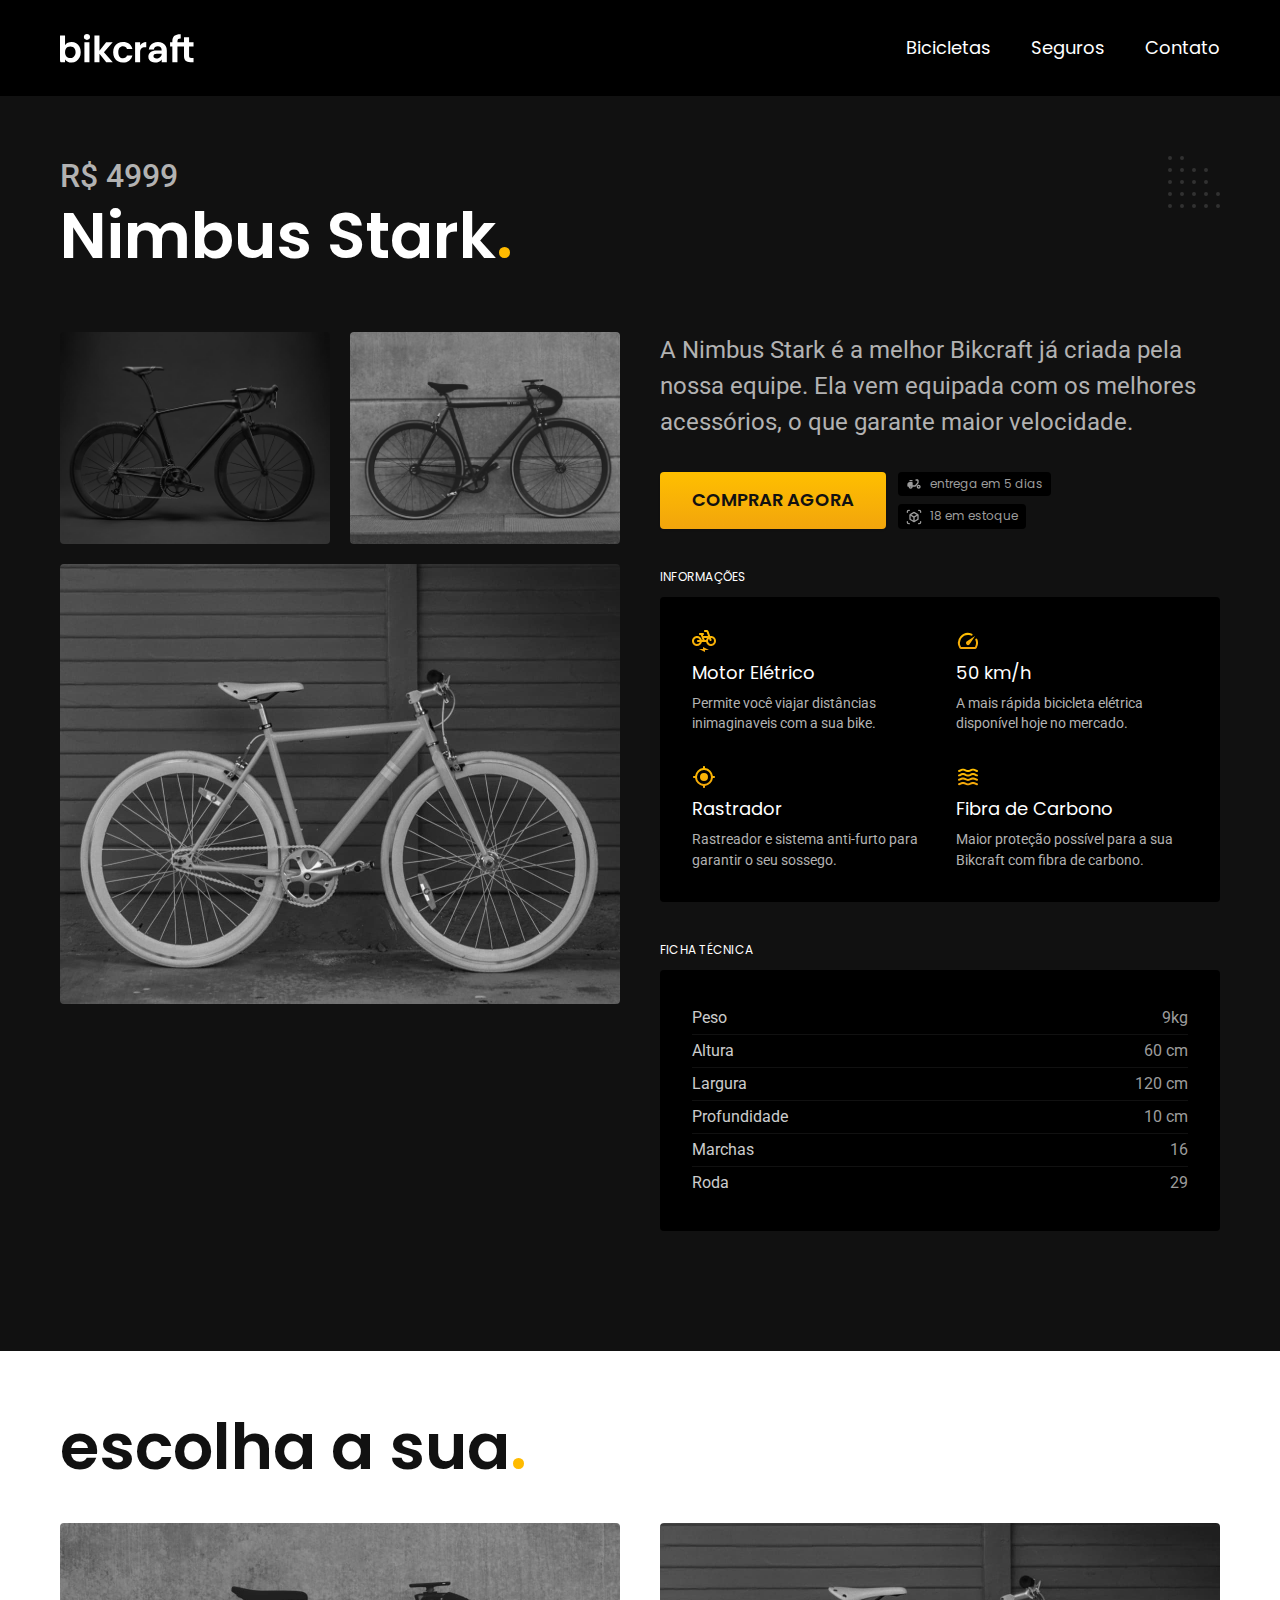
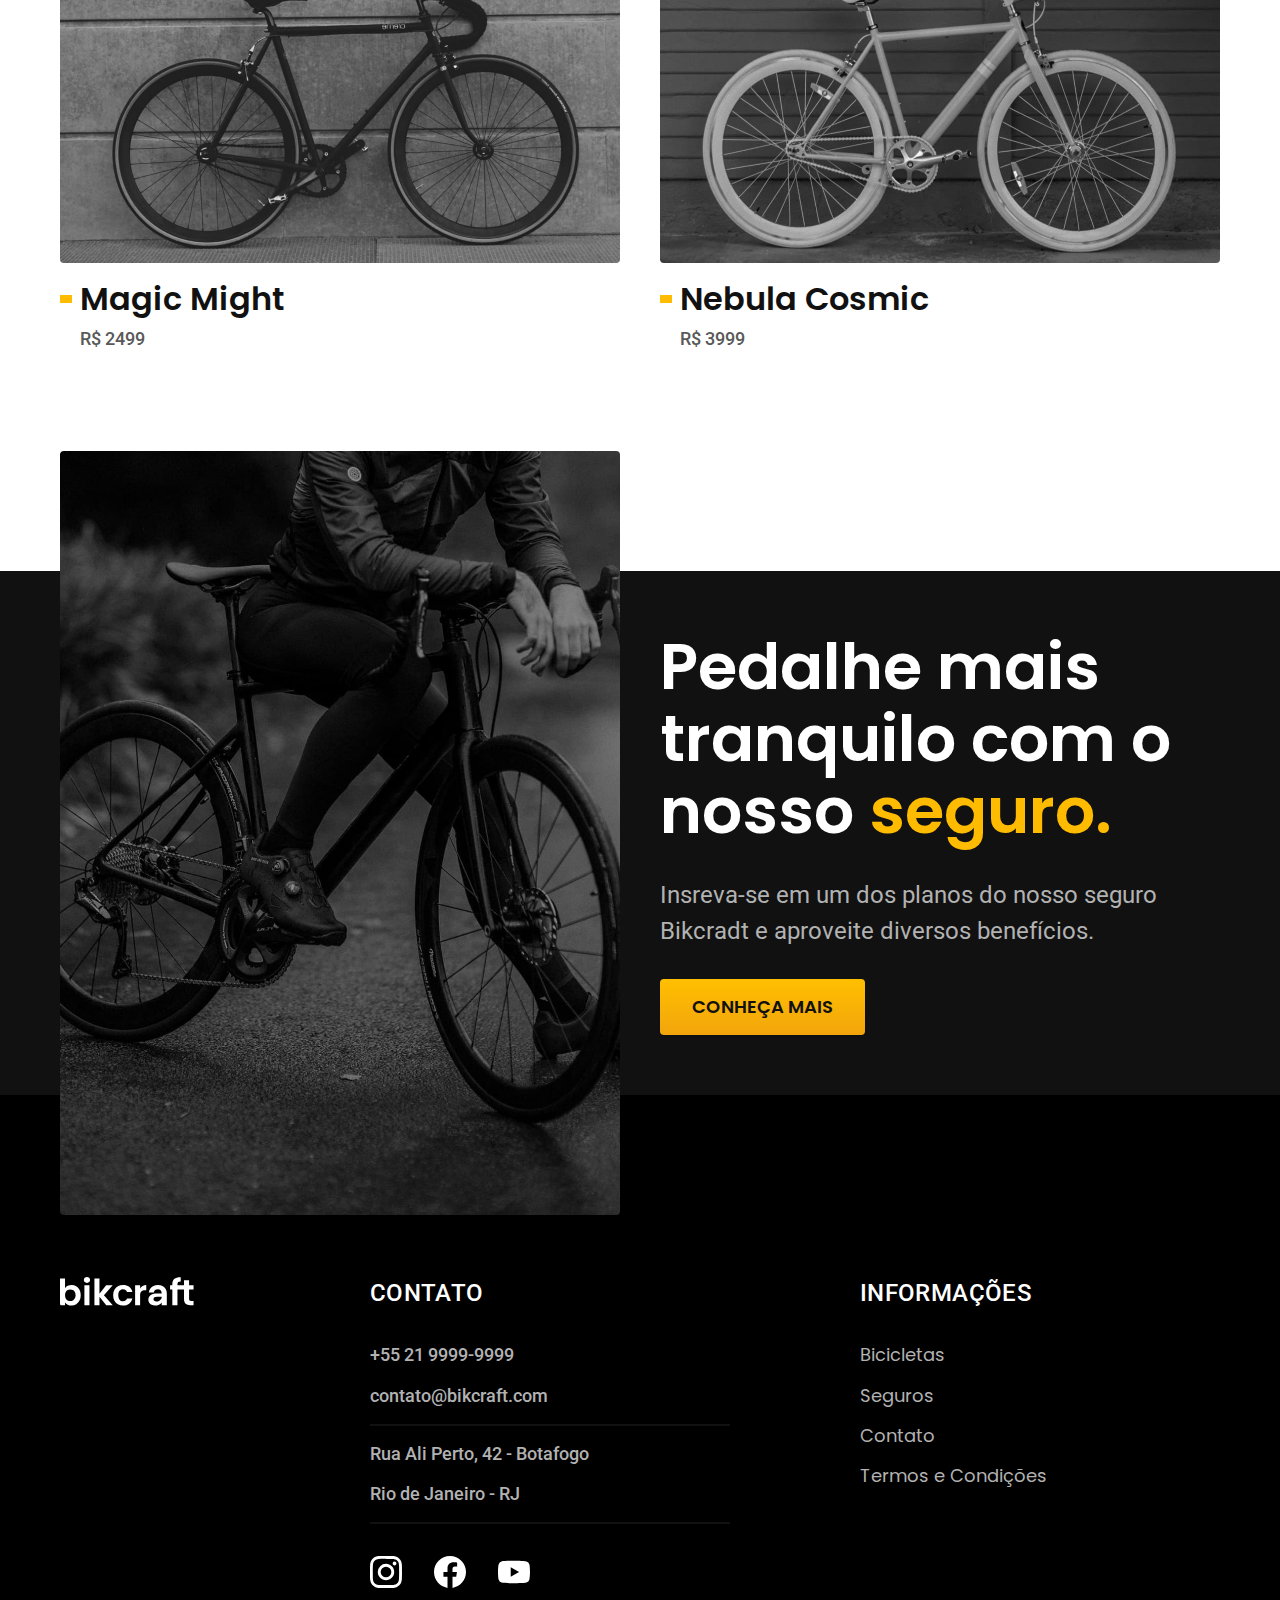
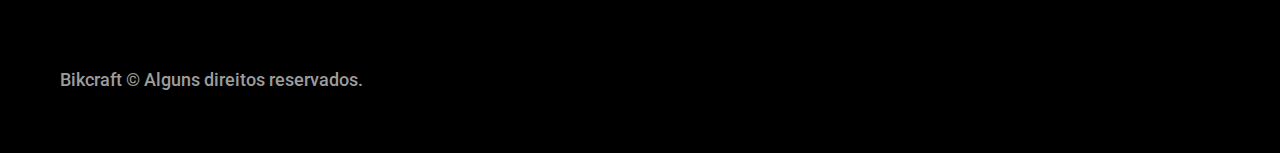
<file: bicicletas/nimbus.html>
<!DOCTYPE html>
<html lang="pt-br">

<head>
  <meta charset="UTF-8">
  <meta name="viewport" content="width=device-width, initial-scale=1.0">
  <title>Nimbus | Bikcraft</title>
  <meta name="description" content="Termos e condições.">
  <link rel="icon" href="../favicon.svg" type="imgage/svg+xml">
  <link rel="preload" href="../css/style.min.css" as="style">
  <link rel="stylesheet" href="../css/style.min.css">
  <script>
    document.documentElement.classList.add('js');
  </script>
  <link rel="preconnect" href="https://fonts.googleapis.com">
  <link rel="preconnect" href="https://fonts.gstatic.com" crossorigin>
  <link href="https://fonts.googleapis.com/css2?family=Poppins:wght@400;600&family=Roboto:wght@400;500&display=swap" rel="stylesheet">
</head>

<body id="bicicleta">
  <header class="header-bg">
    <div class="header container">
      <a href="../index.html">
        <img src="../img/bikcraft.svg" alt="Bikcraft">
      </a>

      <nav aria-label="primaria">
        <ul class="header-menu font-1-m cor-0">
          <li><a href="../bicicletas.html">Bicicletas</a></li>
          <li><a href="../seguros.html">Seguros</a></li>
          <li><a href="../contato.html">Contato</a></li>
        </ul>
      </nav>
    </div>
  </header>

  <main class="titulo-bg">
    <div>
      <div class="titulo container">
        <p class="font-2-xl cor-5">R$ 4999</p>
        <h1 class="font-1-xxl cor-0">Nimbus Stark<span class="cor-p1">.</span></h1>
      </div>
    </div>
    <div class="bicicleta container">
      <div class="bicicleta-imagens">
        <img src="../img/bicicleta/nimbus1.jpg" alt="">
        <img src="../img/bicicleta/nimbus2.jpg" alt="">
        <img src="../img/bicicleta/nimbus3.jpg" alt="">
      </div>
      <div class="bicicleta-conteudo">
        <p class="font-2-l cor-5">A Nimbus Stark é a melhor Bikcraft já criada pela nossa equipe.
          Ela vem equipada com os melhores acessórios, o que garante maior velocidade.
        </p>
        <div class="bicicleta-comprar">
          <a class="botao" href="../orcamento.html?tipo=bikcraft&produto=nimbus">Comprar agora</a>
          <span class="font-1-xs cor-6"><img src="../img/icones/entrega.svg" alt="">entrega em 5 dias</span>
          <span class="font-1-xs cor-6"><img src="../img/icones/estoque.svg" alt="">18 em estoque</span>
        </div>
        <h2 class="font-1-xs cor-0">Informações</h2>
        <ul class="bicicleta-informacoes">
          <li>
            <img src="../img/icones/eletrica.svg" alt="">
            <h3 class="font-1-m cor-0">Motor Elétrico</h3>
            <p class="font-2-xs cor-5">Permite você viajar distâncias inimaginaveis com a sua bike.</p>
          </li>
          <li>
            <img src="../img/icones/velocidade.svg" alt="">
            <h3 class="font-1-m cor-0">50 km/h</h3>
            <p class="font-2-xs cor-5">A mais rápida bicicleta elétrica disponível hoje no mercado.</p>
          </li>
          <li>
            <img src="../img/icones/rastreador.svg" alt="">
            <h3 class="font-1-m cor-0">Rastrador</h3>
            <p class="font-2-xs cor-5">Rastreador e sistema anti-furto para garantir o seu sossego.</p>
          </li>
          <li>
            <img src="../img/icones/carbono.svg" alt="">
            <h3 class="font-1-m cor-0">Fibra de Carbono</h3>
            <p class="font-2-xs cor-5">Maior proteção possível para a sua Bikcraft com fibra de carbono.</p>
          </li>
        </ul>
        <h2 class="font-1-xs cor-0">Ficha técnica</h2>
        <ul class="bicicleta-ficha font-2-s cor-4">
          <li>Peso <span>9kg</span></li>
          <li>Altura <span>60 cm</span></li>
          <li>Largura <span>120 cm</span></li>
          <li>Profundidade <span>10 cm</span></li>
          <li>Marchas <span>16</span></li>
          <li>Roda <span>29</span></li>
        </ul>
      </div>
      </div>
    </div>
  </main>

  <article class="bicicletas-lista container">
    <h2 class="font-1-xxl">escolha a sua<span class="cor-p1">.</span></h2>
    <ul>
      <li>
        <a href="./magic.html">
          <img src="../img/bicicletas/magic.jpg" alt="Bicicleta preta">
          <h3 class="font-1-xl">Magic Might</h3>
          <span class="font-2-m cor-8">R$ 2499</span>
        </a>
      </li>
      <li>
        <a href="./nebula.html">
          <img src="../img/bicicletas/nebula.jpg" alt="Bicicleta preta">
          <h3 class="font-1-xl">Nebula Cosmic</h3>
          <span class="font-2-m cor-8">R$ 3999</span>
        </a>
      </li>
    </ul>
  </article>

  <article class="seguro-bg">
<div class="seguro container">
  <div class="seguro-imagem">
    <img src="../img/fotos/seguros.jpg" alt="Pessoa parada em cima de uma bicicleta.">
  </div>
  <div class="seguro-conteudo">
    <h2 class="font-1-xxl cor-0">Pedalhe mais tranquilo com o nosso <span class="cor-p1">seguro.</span></h2>
    <p class="font-2-l cor-5">Insreva-se em um dos planos do nosso seguro Bikcradt e aproveite diversos benefícios.</p>
    <a class="botao" href="../seguros.html">Conheça Mais</a>
  </div>
</div>
  </article>

  <footer class="footer-bg">
    <div class="footer container">
      <img src="../img/bikcraft.svg" alt="Bikcraft">
      <div class="footer-contato">
        <h3 class="font-2-l-b cor-0">Contato</h3>
        <ul class="font-2-m cor-5">
          <li><a href="tel:+552199999999">+55 21 9999-9999</a></li>
          <li><a href="mailto:contato@bikcraft.com">contato@bikcraft.com</a></li>
          <li>Rua Ali Perto, 42 - Botafogo</li>
          <li>Rio de Janeiro - RJ</li>
        </ul>
        <div class="footer-redes">
          <a href="./">
            <img src="../img/redes/instagram.svg" alt="Instagram">
          </a>
          <a href="./">
            <img src="../img/redes/facebook.svg" alt="Facebook">
          </a>
          <a href="./">
            <img src="../img/redes/youtube.svg" alt="Youtube">
          </a>
        </div>
      </div>
      <div class="footer-informacoes">
        <h3 class="font-2-l-b cor-0">Informações</h3>
        <nav>
          <ul class="font-1-m cor-5">
            <li><a href="../bicicletas.html">Bicicletas</a></li>
            <li><a href="../seguros.html">Seguros</a></li>
            <li><a href="../contato.html">Contato</a></li>
            <li><a href="../termos.html">Termos e Condições</a></li>
          </ul>
        </nav>
      </div>
      <p class="footer-copy font-2-m cor-6">Bikcraft © Alguns direitos reservados.</p>
    </div>
  </footer>
  <script src="../js/script.js"></script>
</body>

</html>
</file>
<file: css/style.min.css>
body{margin:0;font-family:"Arial, Helvetica, sans-serif";color:#111}blockquote,dd,h1,h2,h3,h4,p,ul{margin:0}ul{margin:0;padding:0;list-style:none}a{text-decoration:none;color:inherit}img{max-width:100%;display:block;border-radius:4px}.header-bg{background-color:var(--cor-12)}.header{display:flex;flex-wrap:wrap;gap:20px;justify-content:space-between;align-items:center;padding-top:20px;padding-bottom:20px}.header-menu{display:flex;flex-wrap:wrap;gap:40px}.header-menu a{display:inline-block;padding:16px 0;position:relative}.header-menu a::after{content:"";display:block;height:2px;width:0%;background-color:var(--cor-0);margin-top:4px;transition:.3s;position:absolute}.header-menu a.ativo::after,.header-menu a:hover::after{width:100%}@media (max-width:800px){.header-menu{gap:20px}.header-menu a{background-color:var(--cor-11);padding:12px 16px;border-radius:4px}.header-menu a:hover{background-color:var(--cor-10)}.header-menu a::after{display:none}}@media (max-width:600px){.header-menu{gap:12px}.header-menu a{padding:8px 12px;font-size:14px}}.footer-bg{background-color:var(--cor-12)}.footer{display:grid;grid-template-columns:3fr 5fr 4fr;gap:40px;padding:60px 0}.footer h3,.footer-contato ul{margin-bottom:32px}.footer-contato li:nth-child(2n)::after{content:"";display:block;max-width:360px;height:2px;background:var(--cor-11);margin-top:16px}.footer li{margin-bottom:16px}.footer-redes{display:flex;gap:32px}.footer a:hover{color:var(--cor-0)}.footer-copy{grid-column:1/-1;margin-top:40px}@media(max-width:800px){.footer>img{display:none}.footer{grid-template-columns:1fr 1fr}}@media(max-width:600px){.footer{grid-template-columns:1fr;gap:60px}.footer-copy{margin-top:0}}.font-1-xs{font:400 0.75rem/1.35 Poppins,sans-serif}.font-2-xs{font:400 0.875rem/1.43 Roboto,sans-serif}.font-1-s{font:400 1rem/1.5 Poppins,sans-serif}.font-2-s{font:400 1rem/1.5 Roboto,sans-serif}.font-1-m,.font-1-m-b{font:400 1.125rem/1.35 Poppins,sans-serif}.font-1-m-b{font-weight:600}.font-2-m{font:500 1.125rem/1.35 Roboto,sans-serif}.font-1-l{font:400 1.5rem/1.5 Poppins,sans-serif}.font-2-l,.font-2-l-b{font:400 1.5rem/1.5 Roboto,sans-serif}.font-2-l-b{font-weight:500;letter-spacing:.015em;text-transform:uppercase}.font-1-xl{font:600 2rem/1.25 Poppins,sans-serif}.font-2-xl{font:500 2rem/1.25 Roboto,sans-serif}.font-1-xxl{font:600 4rem/1.125 Poppins,sans-serif}@media (max-width:1200px){.font-1-xxl{font-size:3rem}.font-2-l,.font-2-l-b{font-size:1.125rem}}@media (max-width:800px){.font-1-xxl{font-size:2rem}.font-1-xl,.font-2-xl{font-size:1.5rem}}:root{--cor-0:#ffffff;--cor-1:#f7f7f7;--cor-2:#ededed;--cor-3:#dedede;--cor-4:#cccccc;--cor-5:#b2b2b2;--cor-6:#9c9c9c;--cor-7:#717171;--cor-8:#595959;--cor-9:#404040;--cor-10:#2e2e2e;--cor-11:#111111;--cor-12:#000000;--cor-p1:#ffbb00;--cor-p2:#e4a30b;--cor-p3:#a66f00;--cor-p4:#664400;--cor-p5:#332200}.cor-0{color:var(--cor-0)}.cor-1{color:var(--cor-1)}.cor-2{color:var(--cor-2)}.cor-3{color:var(--cor-3)}.cor-4{color:var(--cor-4)}.cor-5{color:var(--cor-5)}.cor-6{color:var(--cor-6)}.cor-7{color:var(--cor-7)}.cor-8{color:var(--cor-8)}.cor-9{color:var(--cor-9)}.cor-10{color:var(--cor-10)}.cor-11{color:var(--cor-11)}.cor-12{color:var(--cor-12)}.cor-p1{color:var(--cor-p1)}.cor-p2{color:var(--cor-p2)}.cor-p3{color:var(--cor-p3)}.cor-p4{color:var(--cor-p4)}.cor-p5{color:var(--cor-p5)}.container{max-width:1200px;padding-left:20px;padding-right:20px;box-sizing:border-box;margin-left:auto;margin-right:auto}.botao{display:inline-block;background:linear-gradient(#ffbf00,#f2a50c);color:var(--color-p5);padding:16px 32px;text-transform:uppercase;border-radius:4px;box-shadow:0 1px 2px rgb(0,0,0,.1);font:600 1.125rem/1.35 Poppins,sans-serif;max-width:max-content;border:none;cursor:pointer}.botao:hover{background:linear-gradient(#ffb60d,#e59317)}.botao.secundario{background:var(--cor-10);color:var(--cor-2)}.botao.secundario:hover{background:var(--cor-9)}.botao.seta{display:flex;align-items:center}.botao.seta::after{content:"";display:inline-block;width:18px;height:10px;margin-left:12px;background:url("../img/icones/seta.svg");transition:transform .2s}.botao.seta:hover::after{transform:translateX(4px)}@media (max-width:600px){.botao{padding:12px 16px;font-size:1rem}}.link{display:inline-block;color:var(--cor-p1);font:500 1.5rem/1.5 Poppins,sans-serif;text-transform:uppercase}.link:after{content:"";display:block;width:100%;height:4px;background-color:currentColor}.link:hover{color:var(--cor-0)}.titulo{background:url('../img/dec/top-right.svg') no-repeat top right 20px}.titulo-bg{padding-top:60px;padding-bottom:60px;background-color:var(--cor-11)}.titulo p{margin-bottom:4px}@media (max-width:800px){.titulo{padding-top:40px;padding-bottom:40px}.titulo p{font-size:1rem;text-transform:lowercase;font-weight:400}}.form{display:grid;grid-template-columns:1fr 1fr;gap:20px}.form label{display:block;font:400 1rem/1.5 Poppins,sans-serif;margin-bottom:4px}.form .col-2{grid-column:1/-1}.form input[type=email],.form input[type=text],.form textarea{font:400 1rem/1.5 Roboto,sans-serif;background:var(--cor-1);border:1px solid var(--cor-2);padding:12px;border-radius:4px;width:100%;box-sizing:border-box}.form input[type=email]:focus,.form input[type=text]:focus,.form textarea:focus{outline:0;border-color:var(--cor-p1);background:var(--cor-0);box-shadow:0 0 0 2px #fea}@media (max-width:600px){.form{grid-template-columns:1fr}.form .col-2{grid-column:1}}.js .fadeInDown{transform:translate3d(0,-20px,0)}.js .fadeInUp{transform:translate3d(0,20px,0)}.js .fadeInRight{transform:translate3d(20px,0,0)}.js .fadeInLeft{transform:translate3d(-20px,0,0)}.js [data-anime]{opacity:0}.js .anime{opacity:1;transform:none;transition:transform .8s,opacity .8s}.introducao-bg{background:var(--cor-12) url('../img/dec/bottom-left.svg') no-repeat bottom 160px left 20px;box-shadow:inset 0 -120px var(--cor-0)}.introducao{display:grid;grid-template-columns:1fr 1fr;gap:0 40px}.introducao-conteudo{align-self:end;padding-bottom:200px}.introducao img{width:100%;height:100%;object-fit:cover}img[src$=".jpg"]{border-radius:4px}.introducao h1{margin-bottom:32px}.introducao p{margin-bottom:20px}@media (max-width:1200px){.introducao h1{font-size:48px}.introducao p{font-size:18px}}@media (max-width:800px){.introducao-bg{background:#111;padding-top:40px;box-shadow:inset 0 -60px var(--cor-0)}.introducao{grid-template-columns:1fr;gap:32px}.introducao-conteudo{padding-bottom:0}.introducao h1{font-size:32px;margin-bottom:16px}.introducao img{height:300px;width:100%}}.tecnologia-bg{background-color:var(--cor-11);box-shadow:inset 0 80px var(--cor-0),inset 0 -80px var(--cor-0);padding-bottom:30px}.tecnologia{display:grid;grid-template-columns:1fr 1fr;gap:40px}.tecnologia-conteudo{padding-top:160px;padding-bottom:160px}.tecnologia-img img{width:100%;height:100%;object-fit:cover;object-position:left}.tecnologia-conteudo>span{display:block;margin-bottom:20px}.tecnologia-conteudo h2{margin-bottom:32px}.tecnologia-conteudo>p{margin-bottom:20px}.tecnologia a{margin-bottom:80px}.tecnologia-vantagens{display:flex;gap:40px}.tecnologia-vantagens h3{margin-bottom:8px;width:max-content}.tecnologia-vantagens img{width:24px;margin-bottom:8px}@media (max-width:800px){.tecnologia-bg{box-shadow:initial}.tecnologia{grid-template-columns:1fr}.tecnologia-conteudo{padding-top:60px;padding-bottom:60px}.tecnologia-img{display:none}.tecnologia a{margin-bottom:60px}}@media (max-width:600px){.tecnologia-vantagens{flex-direction:column}}.parceiros{padding-top:60px;padding-bottom:120px}.parceiros h2{margin-bottom:60px}.parceiros-lista{max-width:1400px;margin:0 auto;padding:0 20px;display:grid;grid-template-columns:repeat(4,1fr)}.parceiros-lista li{display:flex;padding:32px;border-left:2px solid var(--cor-2)}.parceiros img{margin:auto}.parceiros li:first-child,.parceiros li:nth-child(5){border-left:none}.parceiros li:nth-child(n+5){border-top:2px solid var(--cor-2)}@media (max-width:800px){.parceiros{padding-bottom:60px}.parceiros li{display:flex;padding:20px}.parceiros h2{margin-bottom:20px}.parceiros ul{grid-template-columns:1fr 1fr}.parceiros li:nth-child(n+3){border-top:2px solid var(--cor-2)}.parceiros li:nth-child(odd){border-left:none}}.depoimento{display:grid;grid-template-columns:1fr 1fr;background-color:var(--cor-p1);overflow:hidden}.depoimento img{width:100%;height:100%;object-fit:cover;border-radius:0}.depoimento-conteudo{padding:40px 40px 80px 80px;align-self:end;background:url('../img/dec/bottom-right-p.svg') no-repeat bottom 40px right 40px}.depoimento-conteudo p{max-width:32ch;font-style:italic;font-weight:900;margin-bottom:32px;position:relative}.depoimento-conteudo p::after,.depoimento-conteudo p::before{font-size:5rem;color:var(--cor-p2);position:absolute}.depoimento-conteudo p::before{content:"“";left:-50px;top:-20px}.depoimento-conteudo p::after{content:"”"}@media(min-width:1200px){.depoimento img{max-height:520px}}@media (max-width:800px){.depoimento{grid-template-columns:1fr;text-align:center}.depoimento img{max-height:200px}.depoimento-conteudo{padding:40px 20px;justify-self:center}}.bicicletas-lista{padding-top:60px;padding-bottom:120px}#bicicleta .bicicletas-lista{padding-bottom:80px}.bicicletas-lista h2{margin-bottom:40px}.bicicletas-lista ul{display:flex;gap:40px;padding:0 20px 20px 20px;max-width:1400px;margin-left:auto;margin-right:auto;overflow-x:auto}#bicicleta .bicicletas-lista ul{padding:0 0 20px 0}.bicicletas-lista ul li{flex:1;min-width:280px}.bicicletas-lista a{display:block}.bicicletas-lista img{margin-bottom:16px}.bicicletas-lista h3{margin-bottom:8px;display:flex;align-items:center}.bicicletas-lista h3:before{content:"";display:inline-block;background-color:var(--cor-p1);width:12px;height:8px;margin-right:8px;transition:width .2s}.bicicletas-lista a:hover h3::before{width:24px}.bicicletas-lista li span{padding-left:20px}@media (max-width:800px){.bicicletas-lista{padding-bottom:60px}.bicicletas-lista ul{gap:20px}}.bicicletas-bg{background:linear-gradient(to right,var(--cor-0) 30%,var(--cor-11) 0)}.bicicletas{display:grid;grid-template-columns:1fr 1fr;gap:40px;padding-top:60px;padding-bottom:60px;background:url('../img/dec/top-right.svg') no-repeat top 40px right 20px}.bicicletas-imagem{position:relative}.bicicletas-imagem span{background:var(--cor-12);display:inline-block;padding:8px 16px 8px 8px;position:absolute;border-radius:4px 0 0 4px;top:0}.bicicletas-conteudo{display:grid;grid-template-columns:1fr auto;align-content:start;align-content:start}.bicicletas h2,.bicicletas p{grid-column:1/-1}.bicicletas h2{margin-bottom:20px}.bicicletas h2::before{content:"";display:block;width:12px;height:8px;background-color:var(--cor-p1);margin-bottom:8px}.bicicletas p{margin-bottom:32px}.bicicletas a{place-self:end}.bicicletas li{display:flex;align-items:center;gap:10px}.bicicletas li+li{margin-top:14px}.bicicletas-conteudo img{width:24px}@media (max-width:800px){.bicicletas-conteudo{background:var(--cor-11)}.bicicletas{grid-template-columns:1fr;gap:20px;padding-top:40px;padding-bottom:40px}}@media (max-width:600px){.bicicletas-conteudo{grid-template-columns:1fr}.bicicletas ul{font-size:1rem;grid-template-columns:1fr 1fr;margin-bottom:32px}.bicicletas a{place-self:start}}.bicicleta{display:grid;grid-template-columns:1fr 1fr;align-items:start;gap:40px;padding-top:60px;padding-bottom:60px}.bicicleta-imagens{display:flex;flex-wrap:wrap;gap:20px}.bicicleta-imagens img{flex:1;min-width:200px}.bicicleta-imagem img:first-child{min-width:100%}.bicicleta-conteudo>p{margin-bottom:32px}.bicicleta-comprar{display:grid;grid-template-columns:max-content auto;align-items:center;justify-items:start;gap:8px 12px;margin-bottom:40px}.bicicleta-comprar a{grid-row:span 2}.bicicleta-comprar span{display:flex;align-items:center;background-color:var(--cor-12);gap:8px;padding:4px 8px;border-radius:4px}.bicicleta-conteudo h2{text-transform:uppercase;letter-spacing:.015rem;margin-bottom:12px}.bicicleta-ficha,.bicicleta-informacoes{padding:32px;background-color:var(--cor-12);border-radius:4px}.bicicleta-informacoes{margin-bottom:40px;display:grid;grid-template-columns:1fr 1fr;gap:32px}.bicicleta-informacoes img{width:24px;margin-bottom:8px}.bicicleta-informacoes h3{margin-bottom:8px}.bicicleta-ficha li{padding:4px 0;display:flex;justify-content:space-between;border-bottom:1px solid var(--cor-11)}.bicicleta-ficha li:last-child{border-bottom:none}.bicicleta-ficha span{color:var(--cor-6)}@media (max-width:800px){.bicicleta{grid-template-columns:1fr;padding-top:40px;padding-bottom:40px}.bicicleta-imagem{grid-row:2}}@media (max-width:400px){.bicicleta-informacoes{grid-template-columns:1fr}.bicicleta-comprar{grid-template-columns:1fr}}.seguro-bg{background-color:var(--cor-11);box-shadow:inset 0 120px var(--cor-0),inset 0 -120px var(--cor-12)}.seguro{display:grid;grid-template-columns:1fr 1fr;gap:40px}.seguro-imagem img{width:100%;height:100%;object-fit:cover}.seguro-conteudo{padding:180px 0}.seguro-conteudo h2,.seguro-conteudo>p{margin-bottom:30px}@media (max-width:800px){.seguro-bg{box-shadow:inset 0 -60px var(--cor-12)}.seguro{grid-template-columns:1fr}.seguro-conteudo{grid-row:1;padding-top:40px;padding-bottom:0}}.seguros-bg{background-color:var(--cor-11)}.seguros{padding:60px 0;display:grid;grid-template-columns:1fr 1fr;gap:40px;align-items:center}#seguros .seguros{padding-top:0}.seguros h2{grid-column:1/-1}.seguros-item{background-color:var(--cor-12);padding:32px 32px 32px 60px;display:grid;grid-template-columns:1fr auto;border-radius:4px}.seguros-item h3{text-transform:uppercase;margin-bottom:40px}.seguros-item span{grid-column:2;display:block;text-align:right}.seguros-item ul{grid-column:1/-1;margin-bottom:32px}.seguros-item li{display:flex;align-items:center;position:relative}.seguros-item li+li{margin-top:20px}.seguros-item li::before{content:"";display:inline-block;width:13px;height:9px;background-image:url("../img/icones/lista.svg");position:absolute;left:-21px}.seguros-item a{grid-column:1/-1}@media(max-width:800px){.seguros{grid-template-columns:1fr}}.vantagens-bg{background-color:var(--cor-12);--padding:120px}.vantagens{padding-top:var(--padding);padding-bottom:var(--padding)}.vantagens h2{margin-bottom:60px}.vantagens ul{display:grid;grid-template-columns:repeat(auto-fit,minmax(280px,max-content));gap:40px 80px}.vantagens h3,.vantagens img{margin-bottom:8px}@media (max-width:800px){.vantagens{--padding:60px}.vantagens h2{margin-bottom:40px}.vantagens ul{gap:20px}}.perguntas{padding-top:120px;padding-bottom:120px}.perguntas h2{margin-bottom:60px}.perguntas dl>div{padding:20px;border-radius:4px}.perguntas dl>div:nth-child(odd){background-color:var(--cor-1)}.perguntas button{display:grid;grid-template-columns:auto 1fr auto;align-items:center;gap:8px;cursor:pointer;border:none;background:0 0;width:100%;text-align:left}.perguntas button::before{content:"";display:inline-block;width:12px;height:8px;background-color:var(--cor-p1)}.perguntas button::after{content:"";display:inline-block;width:14px;height:6px;background:url("../img/icones/seta-abrir.svg");transition:.3s}.perguntas button:hover::after,.perguntas button[aria-expanded=true]::after{transform:rotate(180deg)}.js .perguntas dd{display:none}.js .perguntas dd.ativo{display:block}.perguntas dd{padding-left:20px;padding-top:16px;max-width:80ch}@media (max-width:800px){.perguntas{padding-top:60px;padding-bottom:60px}.perguntas h2{margin-bottom:40px}}#contato{background:linear-gradient(var(--cor-11) 600px,var(--cor-1) 0)}.contato{display:grid;grid-template-columns:5fr 7fr;margin-top:30px}.contato-dados,.contato-formulario{padding:60px;box-shadow:0 1px 2px rgba(0,0,0,.1)}.contato-dados{border-radius:5px 0 0 5px;background:var(--cor-12) url('../img/dec/bottom-left.svg') no-repeat bottom 20px left 20px}.contato-formulario{border-radius:0 5px 5px 0;background:var(--cor-0) url('../img/dec/bottom-right-p.svg') no-repeat bottom 20px right 20px}.contato-dados h2{margin-bottom:60px}.contato-endereco{margin-bottom:32px;padding-left:28px;background:url("../img/icones/local.svg") no-repeat 0 2px}.contato-endereco p{margin-bottom:8px}.contato-meios a{display:block;max-width:max-content;margin-bottom:8px;padding-left:28px}.contato-meios a:hover{color:var(--cor-0)}.contato-meios a:first-child{background:url("../img/icones/email.svg") no-repeat 0 2px}.contato-meios a:nth-child(2){margin-bottom:32px}.contato-meios a:nth-child(3){background:url("../img/icones/telefone.svg") no-repeat 0 2px;margin-bottom:60px}.contato-redes{display:fkex;gap:32px;padding-left:28px}@media(max-width:800px){.contato{grid-template-columns:1fr}.contato-dados,.contato-formulario{padding:20px}.contato-dados{border-radius:5px 5px 0 0;background:var(--cor-12)}.contato-formulario{border-radius:0 0 5px 5px}.contato-dados h2,.contato-meios a:nth-child(3){margin-bottom:32px}.contato-redes{margin-bottom:12px}}.lojas{display:grid;grid-template-columns:1fr 1fr;gap:0 40px;padding-top:120px;padding-bottom:120px}.lojas h2{grid-column:1/-1;margin-bottom:60px}.lojas img{border-radius:4px 4px 0 0}.lojas-item{border-radius:4px;background:var(--cor-0);box-shadow:0 1px 2px rgba(0,0,0,.1)}.lojas-conteudo{display:grid;grid-template-columns:1fr 1fr;gap:32px 16px;padding:32px}.lojas-conteudo h3,.lojas-tempo{grid-column:1/-1}.lojas-dados{display:grid;gap:8px;border-left:2px solid var(--cor-2);padding-left:12px}.lojas-tempo{display:flex;align-items:center;gap:8px}@media (max-width:800px){.lojas{gap:20px;padding-top:60px;padding-bottom:60px}.lojas h2{margin-bottom:32px}.lojas-conteudo{grid-template-columns:1fr}}@media (max-width:600px){.lojas{grid-template-columns:1fr}}#orcamento{background:linear-gradient(var(--cor-11) 600px,var(--cor-1) 0)}.orcamento{display:grid;grid-template-columns:5fr 7fr;padding-bottom:120px}.orcamento h2{text-transform:uppercase;position:relative;display:flex;align-items:center}.orcamento h2::before{content:"";display:inline-block;width:4px;height:8px;background-color:var(--cor-p1);position:absolute;left:-12px}.orcamento-dados,.orcamento-produto{padding:60px;box-shadow:0 1px 2px rgba(0,0,0,.1)}.orcamento-produto{border-radius:5px 0 0 5px;background:var(--cor-12) url('../img/dec/bottom-left.svg') no-repeat bottom 20px left 20px;display:grid;grid-template-columns:1fr 1fr;gap:20px;align-content:start}.orcamento-produto>*{grid-column:1/-1}.orcamento-produto>label{grid-column:initial}.orcamento-produto label{font:400 1rem/1.5 Poppins,sans-serif;color:var(--cor-4);background-color:var(--cor-10);display:block;padding:12px 16px;border-radius:4px;cursor:pointer;display:grid;grid-template-columns:auto 1fr auto;align-items:center;border:1px solid var(--cor-10)}.orcamento-produto label::before{content:"";grid-template-columns:auto 1fr auto;width:12px;box-sizing:border-box;height:12px;border:1px solid var(--cor-6);border-radius:50%;margin-right:8px}.orcamento-produto input:checked+label::before{border-color:var(--cor-7);box-shadow:inset 0 0 0 3px var(--cor-0),inset 0 0 0 6px var(--cor-7)}.orcamento-produto label:hover{background-color:var(--cor-9);border-color:var(--cor-9)}.orcamento-produto input:focus+label{background-color:var(--cor-9);box-shadow:0 0 0 2px var(--cor-p1)}.orcamento-produto input{opacity:0;position:absolute;pointer-events:none}.orcamento-conteudo{display:none}.orcamento-conteudo h2,.orcamento-dados h2:nth-of-type(n+2){margin-top:20px}.orcamento-produto input:checked+label{background:var(--cor-0);color:var(--cor-11)}.orcamento-dados{border-radius:0 5px 5px 0;background:var(--cor-0) url('../img/dec/bottom-right.svg') no-repeat bottom 20px right 20px}#bikcraft:checked~#orcamento-bikcraft,#seguro:checked~#orcamento-seguro{display:grid;gap:20px}.orcamento-detalhes{background:var(--cor-0);padding:20px;grid-template-columns:1fr 1fr;border-radius:4px;align-items:center;display:none}.orcamento-produto input:checked+label+.orcamento-detalhes{display:grid}.orcamento-detalhes li{display:flex;align-items:center;margin-bottom:8px}.orcamento-detalhes li img{width:16px;margin-right:8px}@media(max-width:1200px){.orcamento-dados,.orcamento-produto{padding:32px}}@media(max-width:800px){.orcamento{grid-template-columns:1fr}.orcamento-produto{border-radius:5px 5px 0 0;background:var(--cor-12)}.orcamento-dados{border-radius:0 0 5px 5px}}@media(max-width:400px){.orcamento-produto{grid-template-columns:1fr}}.termos{padding-top:80px;padding-bottom:80px}.termos h2{font-weight:600;margin-bottom:20px}.termos p+h2{margin-top:42px}.termos p{max-width:75ch;margin-bottom:24px}
</file>
